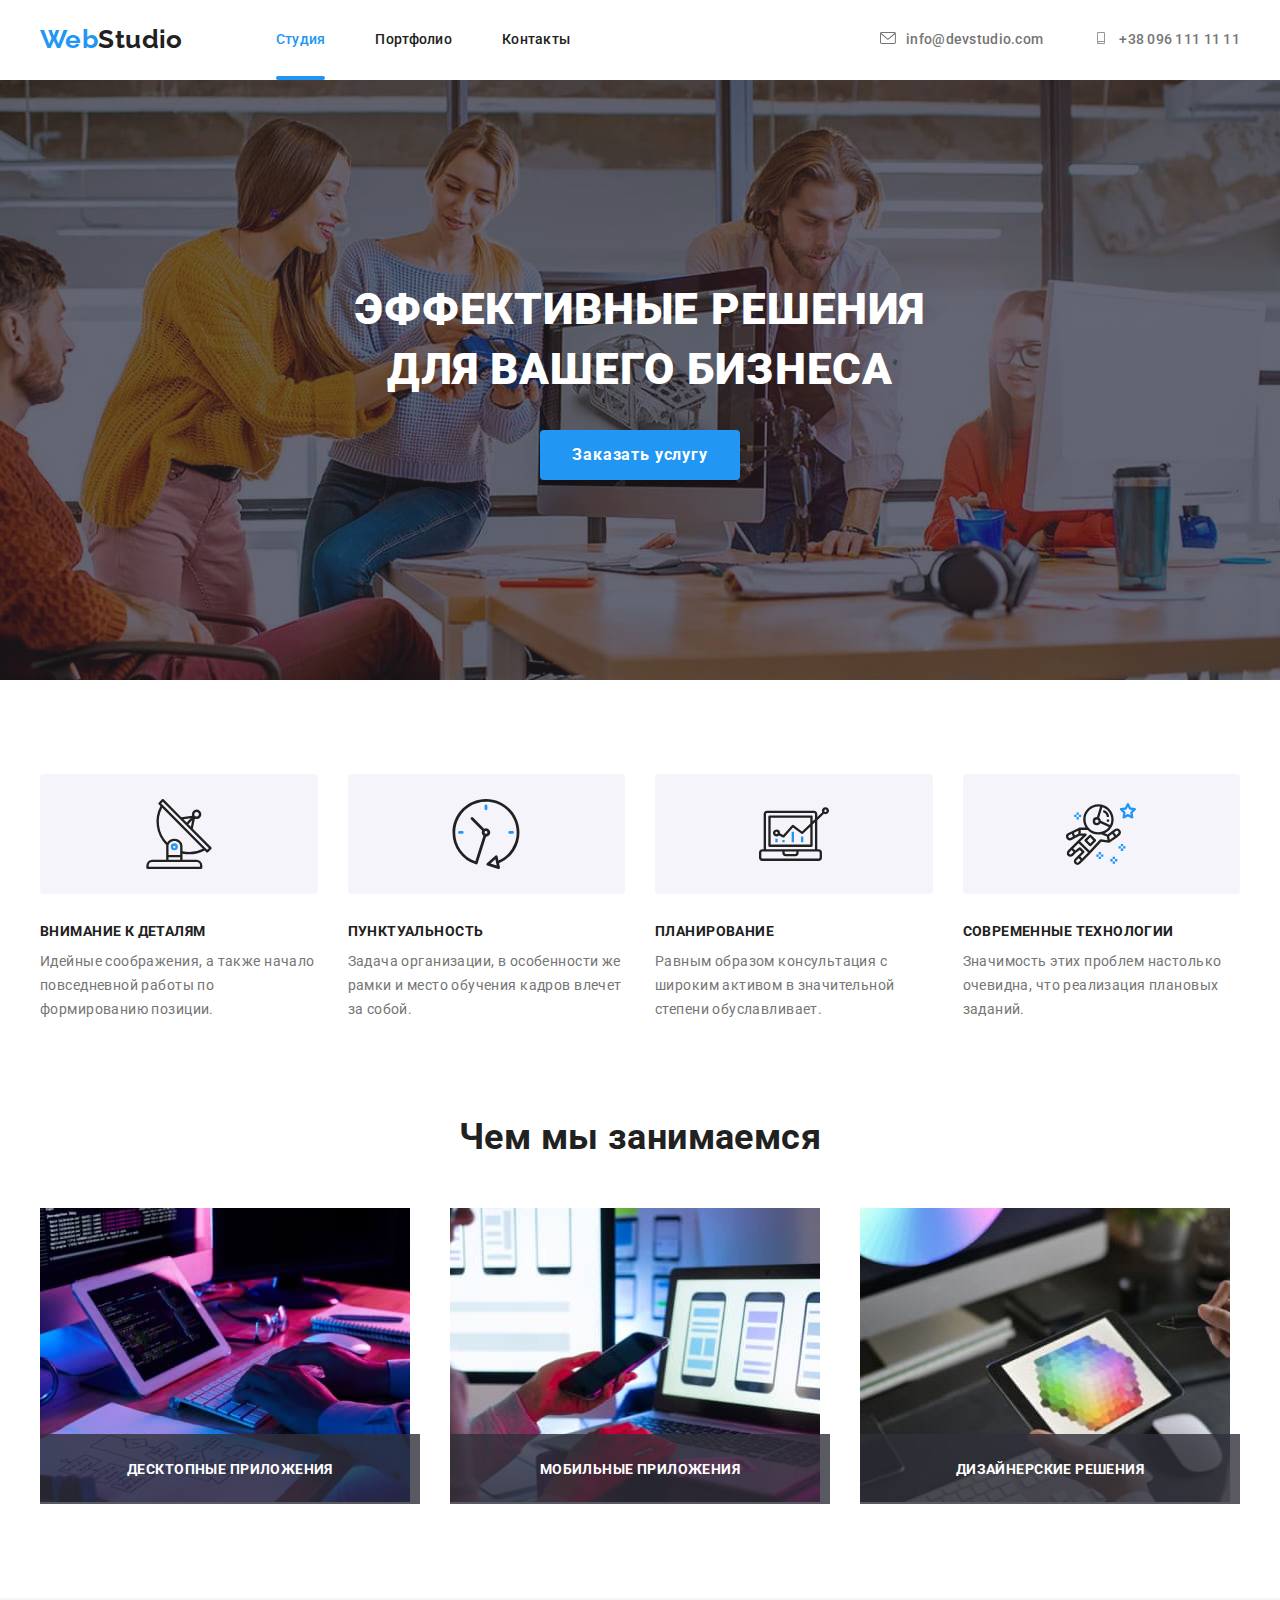
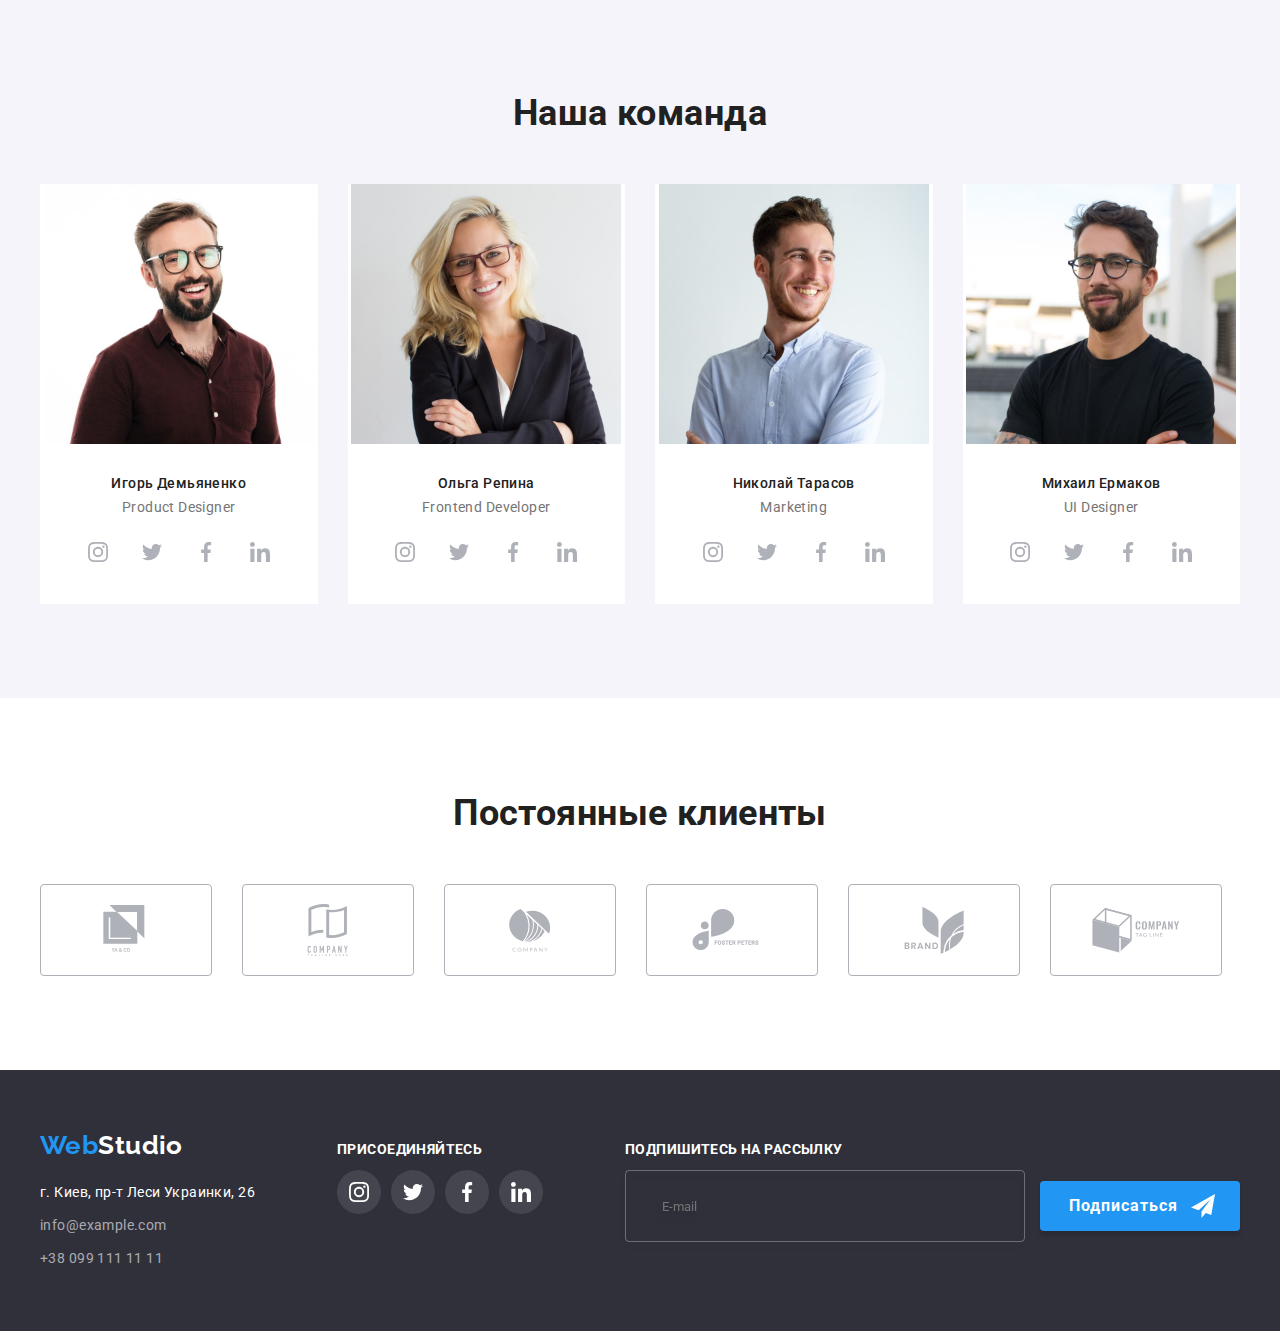
<file: index.html>
<!DOCTYPE html>
<html lang="en">
  <head>
    <meta charset="UTF-8" />
    <meta name="viewport" content="width=device-width, initial-scale=1.0" />
    <title>WebStudio</title>
    <link
      href="https://fonts.googleapis.com/css2?family=Oleo+Script&family=Raleway:wght@700&family=Roboto:wght@400;500;700;900&display=swap"
      rel="stylesheet"
    />
    <link rel="stylesheet" href="https://cdnjs.cloudflare.com/ajax/libs/modern-normalize/1.0.0/modern-normalize.min.css"
      integrity="sha512-ISS7cAi1PEhQ8jnbJpJZMd29NlhNj4AWYyLOSp2CE/CsHxTCu+r+t0D2yoJudVrd0/8fTVPUVDzY5Tvli75u/g=="
      crossorigin="anonymous" />
    <link rel="stylesheet" href="./css/common.css" />
    <link rel="stylesheet" href="./css/main.css" />
  </head>

  <body class="page">

    <!-- Шапка сайта -->
  <header class="page-header">
      <div class="container main-flex">

      <nav class="navigation">
        <!-- Logo-header -->
        <a class="logo logo-header link" href="./index.html" 
        aria-label="logo" >
          <span class="accent-web">Web</span>Studio</a>

        <!-- Site  -->
      <ul class="site-nav ">
        <li class="item">
          <a class="site-nav__link current link" 
          href="./index.html">
            Студия</a></li>
        <li class="item">
          <a class="site-nav__link link" 
          href="./portfolio.html">
            Портфолио</a></li>
        <li class="item">
          <a class="site-nav__link link" href="">Контакты</a></li>
      </ul>
      </nav>
      
      <address class="address">
        <ul class="site-contacts link">
          <li class="item">
            <a class="site-contact__link link" 
            href="mailto:info@devstudio.com">
              <svg class="icon-mail">
                <use href="./images/sprite.svg#icon-mail"></use>
              </svg>
              info@devstudio.com</a> </li>
          <li class="item">
            <a class="site-contact__link link" 
            href="tel:+380961111111">
              <svg class="icon-tell">
                <use href="./images/sprite.svg#icon-tell"></use>
              </svg>
              +38 096 111 11 11</a> </li>
        </ul>
      </address>
      </div>
  </header>

  <main>

    <!-- Hero  -->
    <section class="hero">
    <div class="hero-container">  
      <h1 class="hero-title">Эффективные решения для вашего бизнеса</h1>
        <button class="btn" data-modal-open>Заказать услугу</button>
        </div>
    </section>

    <!-- Features-->
  <section class="section">
    <h2 class="section-title" hidden>Особенности</h2>
    <div class="container">
      <ul class="feature-list">
        <li class="feature-item icon-antena">
          <h3 class="feature-title">Внимание к деталям</h3>
          <p class="feature-indent">
              Идейные соображения, а также начало повседневной работы по формированию позиции.
            </p>
        </li>

        <li class="feature-item icon-clock">
          <h3 class="feature-title">Пунктуальность</h3>
          <p class="feature-indent">
          Задача организации, в особенности же рамки и место обучения кадров влечет за собой.
            </p>
          </li>
          <li class="feature-item icon-diagr">
            <h3 class="feature-title">Планирование</h3>
            <p class="feature-indent">
              Равным образом консультация с широким активом в значительной
              степени обуславливает.
            </p>
          </li>
          <li class="feature-item icon-astro">
            <h3 class="feature-title">Современные технологии</h3>
            <p class="feature-indent">
              Значимость этих проблем настолько очевидна, что реализация
              плановых заданий.
            </p>
          </li>
        </ul>
      </div>
    </section>

    <!-- Чем мы занимаемся-->
    <section class="section plan">
        <div class="container">    
        <h2 class="section-title">Чем мы занимаемся</h2>

        <ul class="plan-list">
          <li class="plan-item">
            <img class="plan-image"
              src="./images/img1.jpg"
              alt="Мужчина пишет код с клавиатуры"
              width="370" height="294"
            />
            <p class="plan-text">Десктопные приложения</p>
          </li>
          <li class="plan-item">
            <img class="plan-image"
              src="./images/img2.jpg"
              alt="Девушка создает интерфейс как на телефоне"
              width="370" height="294"
            />
            <p class="plan-text">Мобильные приложения</p>
          </li>
          <li class="plan-item">
            <img class="plan-image"
              src="./images/img3.jpg"
              alt="Выбор цветовой палитры"
              width="370" height="294"
            />
            <p class="plan-text">Дизайнерские решения</p>
          </li>
        </ul>
        </div>
    </section>

    <!-- Наша команда-->
  <section class="section work">
    <div class="container">
      <h2 class="section-title">Наша команда</h2>
        
      <ul class="work-list">
        <li class="work-item">
          <img class="work-image" src="./images/игорь.jpg" 
          alt="фото мужчины в очках" 
          width="270" height="260" />
            <h3 class="work-title">Игорь Демьяненко</h3>
            <p class="work-indent">Product Designer</p>

          <ul class="social-list">
          <li class="social-list__item">
            <a href="" class="social-list__link">
              <svg class="social-list__svg"
                     width="20" height="20" >
                <use href="./images/sprite.svg#icon-instagram"></use>
              </svg>
            </a>
          </li>

              <li class="social-list__item">
                <a href="" class="social-list__link">
                  <svg class="social-list__svg" 
                   width="20" height="20" >
                    <use href="./images/sprite.svg#icon-twitter"></use>
                  </svg>
                </a>
              </li>

              <li class="social-list__item">
                <a href="" class="social-list__link">
                  <svg class="social-list__svg"
                    width="20" height="20">
                    <use href="./images/sprite.svg#icon-facebook"></use>
                  </svg>
                </a>
              </li>

              <li class="social-list__item">
                <a href="" class="social-list__link">
                  <svg class="social-list__svg"
                   width="20" height="20">
                    <use href="./images/sprite.svg#icon-linkedin"></use>
                  </svg>
                </a>
              </li>
            </ul>
            
            </li>

          <li class="work-item">
            <img class="work-image" src="./images/ольга.jpg" alt="фото женщины в очках" 
            width="270" height="260" />
            
            <h3 class="work-title">Ольга Репина</h3>
            <p class="work-indent">Frontend Developer</p>

            <ul class="social-list">
              <li class="social-list__item">
                <a href="" class="social-list__link">
                  <svg class="social-list__svg"  width="20" height="20">
                    <use href="./images/sprite.svg#icon-instagram"></use>
                  </svg>
                </a>
              </li>
            
              <li class="social-list__item">
                <a href="" class="social-list__link">
                  <svg class="social-list__svg"  width="20" height="20">
                    <use href="./images/sprite.svg#icon-twitter"></use>
                  </svg>
                </a>
              </li>
            
              <li class="social-list__item">
                <a href="" class="social-list__link">
                  <svg class="social-list__svg"  width="20" height="20">
                    <use href="./images/sprite.svg#icon-facebook"></use>
                  </svg>
                </a>
              </li>
            
              <li class="social-list__item">
                <a href="" class="social-list__link">
                  <svg class="social-list__svg"  width="20" height="20">
                    <use href="./images/sprite.svg#icon-linkedin"></use>
                  </svg>
                </a>
              </li>
            </ul>
            
          </li>

          <li class="work-item">
            <img class="work-image" src="./images/николай.jpg" alt="фото мужчины" 
            width="270" height="260" />
            
            <h3 class="work-title">Николай Тарасов</h3>
            <p class="work-indent">Marketing</p>
            
          <ul class="social-list">
            <li class="social-list__item">
              <a href="" class="social-list__link">
                <svg class="social-list__svg" width="20" height="20">
                  <use href="./images/sprite.svg#icon-instagram"></use>
                </svg>
              </a>
            </li>
          
            <li class="social-list__item">
              <a href="" class="social-list__link">
                <svg class="social-list__svg" width="20" height="20">
                  <use href="./images/sprite.svg#icon-twitter"></use>
                </svg>
              </a>
            </li>
          
            <li class="social-list__item">
              <a href="" class="social-list__link">
                <svg class="social-list__svg" width="20" height="20">
                  <use href="./images/sprite.svg#icon-facebook"></use>
                </svg>
              </a>
            </li>
          
            <li class="social-list__item">
              <a href="" class="social-list__link">
                <svg class="social-list__svg" width="20" height="20">
                  <use href="./images/sprite.svg#icon-linkedin"></use>
                </svg>
              </a>
            </li>
          </ul>
          </li>

          <li class="work-item">
            <img class="work-image" src="./images/михаил.jpg" alt="фото мужчины в очках" 
            width="270" height="260" />

            <h3 class="work-title">Михаил Ермаков</h3>
            <p class="work-indent">UI Designer</p>
            <ul class="social-list">
              <li class="social-list__item">
                <a href="" class="social-list__link">
                  <svg class="social-list__svg"  width="20" height="20">
                    <use href="./images/sprite.svg#icon-instagram"></use>
                  </svg>
                </a>
              </li>
            
              <li class="social-list__item">
                <a href="" class="social-list__link">
                  <svg class="social-list__svg" width="20" height="20">
                    <use href="./images/sprite.svg#icon-twitter"></use>
                  </svg>
                </a>
              </li>
            
              <li class="social-list__item">
                <a href="" class="social-list__link">
                  <svg class="social-list__svg" width="20" height="20">
                    <use href="./images/sprite.svg#icon-facebook"></use>
                  </svg>
                </a>
              </li>
            
              <li class="social-list__item">
                <a href="" class="social-list__link">
                  <svg class="social-list__svg" width="20" height="20">
                    <use href="./images/sprite.svg#icon-linkedin"></use>
                  </svg>
                </a>
              </li>
            </ul>
            </li>
        </ul>
        </div>
        
      </section>

      <!-- Постоянные клиенты -->
  <section class="section">
    <div class="container clients-section">
    <h1 class="section-title">Постоянные клиенты</h1>
      
    <ul class="clients">
        <li class="clients-item"> 
          <a href="" class="clients-link">
            <svg class="clients-list__svg"  height="50">
              <use href="./images/sprite.svg#icon-ya-co"></use>
                </svg>
                </a></li>

        <li class="clients-item"> 
          <a href="" class="clients-link">
            <svg class="clients-list__svg"  height="52">
                    <use href="./images/sprite.svg#icon-company-here"></use>
                  </svg>
                </a></li>
        <li class="clients-item"> 
          <a href="" class="clients-link">
                  <svg class="clients-list__svg" 
                   height="43">
                    <use href="./images/sprite.svg#icon-company"></use>
                  </svg>
                </a></li>
        <li class="clients-item"> 
          <a href="" class="clients-link">
                  <svg class="clients-list__svg" 
                   height="42">
                    <use href="./images/sprite.svg#icon-foster"></use>
                  </svg>
                </a></li>
        <li class="clients-item"> 
          <a href="" class="clients-link">
            <svg class="clients-list__svg" 
               height="47">
                <use href="./images/sprite.svg#icon-brand"></use>
                  </svg>
                </a></li>
        <li class="clients-item"> 
          <a href="" class="clients-link">
            <svg class="clients-list__svg" 
                   height="45">
                    <use href="./images/sprite.svg#icon-tag-line"></use>
                  </svg>
                </a></li>
                </ul>
    </div>
  </section>
    </main>

  <!-- Футер-->
  <footer class="footer">
    <div class="container block">

  <!--address-block -->
    <div class="footer-box">
    <!-- Logo-footer -->
    <a href="" class="logo logo-footer link">
      <span class="accent-web">Web</span>Studio
    </a>
    <address class="address">
        <ul class="list-footer">
          <li class="footer-item">
            <a class="footer-link full-white link" href="https://goo.gl/maps/Jzkq81QmXv9pryJU8" target="_blank">
              г. Киев, пр-т Леси Украинки, 26
            </a>
          </li>
          <li class="footer-item">
            <a class="footer-link link" href="mailto:info@example.com">
              info@example.com
            </a>
          </li>
          <li class="footer-item">
            <a class="footer-link link" href="tel:+380991111111">
              +38 099 111 11 11
            </a>
          </li>
        </ul>
    </address>
    </div>

    <!-- Присоединяйтесь -->
    <div class="footer-box">
      <p class="join">Присоединяйтесь</p>
      <ul class="join-list">

        <li class="join-item">
          <a href="" class="join-link">
            <svg class="join-svg"  width="20" height="20">
              <use href="./images/sprite.svg#icon-instagram"></use>
            </svg>
          </a>
        </li>
        
        <li class="join-item">
          <a href="" class="join-link">
            <svg class="join-svg"  width="20" height="20">
              <use href="./images/sprite.svg#icon-twitter"></use>
            </svg>
          </a>
        </li>
        
        <li class="join-item">
          <a href="" class="join-link">
            <svg class="join-svg"  width="20" height="20">
              <use href="./images/sprite.svg#icon-facebook"></use>
            </svg>
          </a>
        </li>
        
        <li class="join-item">
          <a href="" class="join-link">
            <svg class="join-svg"  width="20" height="20">
              <use href="./images/sprite.svg#icon-linkedin"></use>
            </svg>
          </a>
        </li>
      </ul>
    </div>

<!-- Подпишитесь на рассылку -->
<div class="footer-box">
  <p class="subscribe-text">Подпишитесь на рассылку</p>
  
      <form class="subscribe-form" action="#">
        <input class="subscribe-input" 
        name="user-phone" type="email" 
        placeholder="E-mail" required>
        
  <button class="subscribe-btn" type="submit">Подписаться
    <svg class="subscribe-icon">
    <use href="./images/hw6/sprite-modal.svg#icon-send"></use>
    </svg>
  </button>
  </form>
</div>

  </div>
    </footer>

    <!-- Модальное окно -->
  <div class="backdrop is-hidden " data-modal>
    <div class="modal">

    <button class="close-modal" 
      type="button"  data-modal-close>
      <svg class="icon-cross">
        <use href="./images/hw6/sprite-modal.svg#icon-cross"></use>
      </svg>
    </button>

    <p class="modal-text">Оставьте свои данные, мы вам перезвоним</p>

  <form class="modal-form" action="#" >

  <label class="modal-form__field">
    <span class="modal-form__text">Имя*</span>
      <input class="modal-form__input" 
        type="text" name="user_name"  
        required minlength="2">
      <svg class="modal-form__input-icon">
        <use href="./images/hw6/sprite-modal.svg#icon-name-figure"></use>
      </svg>
  </label>

  <label class="modal-form__field">
    <span class="modal-form__text">Телефон*</span>
    <input class="modal-form__input" 
        type="tel" name="user_phone"  required>
      <svg class="modal-form__input-icon">
        <use href="./images/hw6/sprite-modal.svg#icon-phone"></use>
      </svg>
  </label>

<label class="modal-form__field">
  <span class="modal-form__text">Почта*</span>
    <input class="modal-form__input" type="email" 
    name="user_mail" required>
    <svg class="modal-form__input-icon">
      <use href="./images/hw6/sprite-modal.svg#icon-mail"></use>
    </svg>
</label>

  <label  class="modal-form__field">
    <span class="modal-form__text">Комментарий</span>
    <textarea class="modal-form__message" 
      name="user_message"  
      placeholder="Сообщение"></textarea>
  </label>
  
  <label class="modal-form__check-label">
    <input class="modal-form__check-policy" type="checkbox" 
      name="user_policy" 
      value="accept-policy" >
    <svg class="custom-checkbox">
      <use href="./images/hw6/sprite-modal.svg#icon-check"></use>
    </svg>

    <span class="modal-form__policy-text">
      Соглашаюсь с рассылкой и принимаю 
      <a href="#" class="modal-form__policy-link"> Условия
        договора</a>
    </span>
  </label>
  
  <button class="modal-form__btn">Отправить</button>
</form>
  </div>
  </div>
  
  
  <script src="./js/modal.js"></script>

  </body>
</html>
</file>
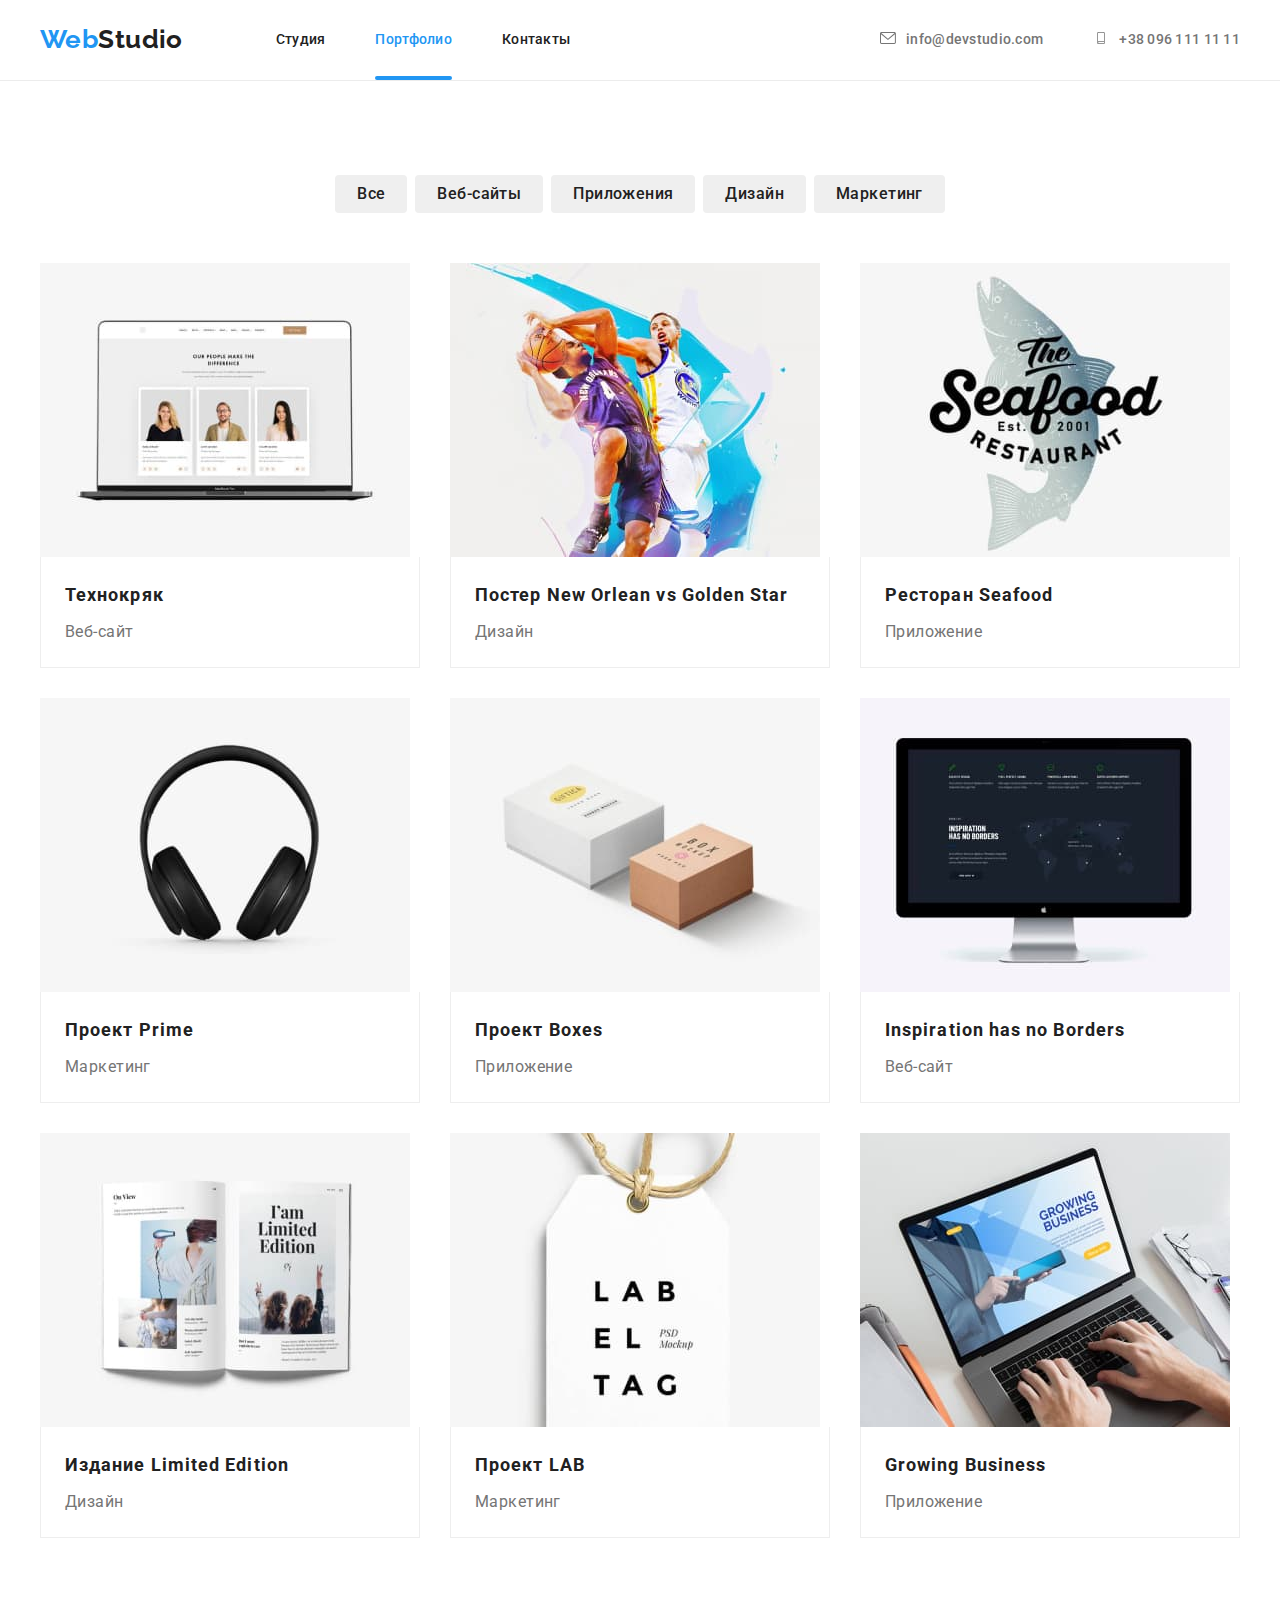
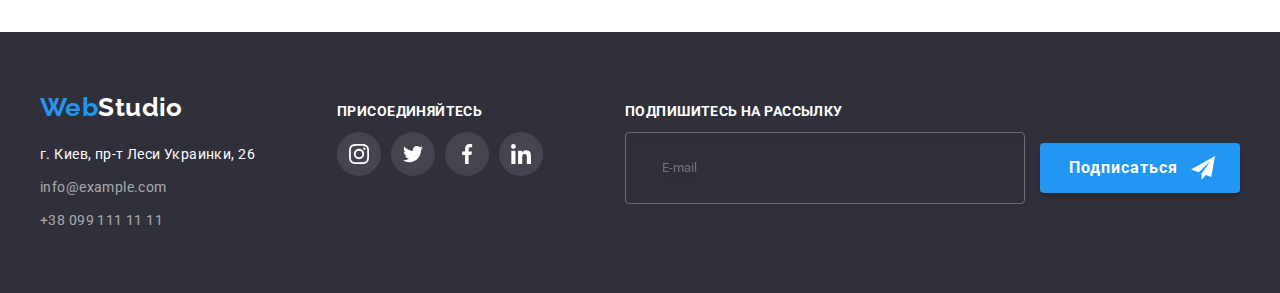
<file: portfolio.html>
<!DOCTYPE html>
<html lang="en">
  <head>
    <meta charset="UTF-8" />
    <meta name="viewport" content="width=device-width, initial-scale=1.0" />
    <title>Portfolio</title>
    <link
      href="https://fonts.googleapis.com/css2?family=Oleo+Script&family=Raleway:wght@700&family=Roboto:wght@400;500;700;900&display=swap"
      rel="stylesheet"
    />
    <link rel="stylesheet" href="https://cdnjs.cloudflare.com/ajax/libs/modern-normalize/1.0.0/modern-normalize.min.css"
      integrity="sha512-ISS7cAi1PEhQ8jnbJpJZMd29NlhNj4AWYyLOSp2CE/CsHxTCu+r+t0D2yoJudVrd0/8fTVPUVDzY5Tvli75u/g=="
      crossorigin="anonymous" />
    <link rel="stylesheet" href="./css/common.css" />
    <link rel="stylesheet" href="./css/portfolio.css" />
  </head>

  <body class="page">

    <!-- Шапка сайта -->
    <header class="page-header">
      <div class="container main-flex">
      
        <nav class="navigation">
          <!-- Logo-header -->
          <a class="logo logo-header link" href="./index.html" 
          aria-label="logo">
            <span class="accent-web">Web</span>Studio</a>
      
          <!-- Site  -->
          <ul class="site-nav">
            <li class="item">
              <a class="site-nav__link link" 
              href="./index.html">
                Студия</a></li>
            <li class="item">
              <a class="site-nav__link current link" 
              href="./portfolio.html">
                Портфолио</a></li>
            <li class="item">
              <a class="site-nav__link link" 
              href="">Контакты</a></li>
          </ul>
        </nav>

    <address class="address">
      <ul class="site-contacts">
        <li class="item">
          <a class="site-contact__link link" 
            href="mailto:info@devstudio.com">
            <svg class="icon-mail">
              <use href="./images/sprite.svg#icon-mail"></use>
            </svg>
              info@devstudio.com</a></li>
        <li class="item">
          <a class="site-contact__link link" 
            href="tel:+380961111111">
            <svg class="icon-tell">
              <use href="./images/sprite.svg#icon-tell"></use>
            </svg>
              +38 096 111 11 11</a></li>
        </ul>
      </address>
      </div>
      </header>

    <main>
      <h1 class="section-title" hidden>Portfolio</h1>

      <section class="section portfolio">
        <!-- Filters -->
        <h2 class="section-title" hidden>Filters</h2>

        <div class="container">
          <div class="filters-block">

        <ul class="filters-list">
          <li class="filters-item">
            <button class="filters-btn" type="button">
              Все</button></li>
          <li class="filters-item">
            <button class="filters-btn" type="button" >
            Веб-сайты</button></li>
          <li class="filters-item">
            <button class="filters-btn" type="button" >
            Приложения</button></li>
          <li class="filters-item">
            <button class="filters-btn" type="button" >
            Дизайн</button></li>
          <li class="filters-item">
            <button class="filters-btn" type="button" >
              Маркетинг</button></li>
        </ul>
        </div>
        </div>

  <!-- Projects -->
        <h2 class="section-title" hidden>Projects</h2>
        <div class="container">

        <ul class="projects-list ">

          <li class="card-item">
            <a class=" link" href="">
              <div class="card">
              <img class="card-image" 
              src="./images/techno.jpg" 
              alt="team of three" width="370" height="294" />
              <p class="card-text">
                Технокряк это современная площадка распространения коронавируса. Компании используют эту платформу для цифрового
              шпионажа и атак на защищённые сервера конкурентов.</p>
              </div>

              <div class="card-content">
              <h3 class="title">Технокряк</h3>
              <p class="indent">Веб-сайт</p>
              </div>
            </a>
          </li>

          <li class="card-item">
            <a class=" link" href="">
              <div class="card">
              <img class="card-image" 
              src="./images/poster.jpg" 
              alt="a battle of two basketball players" 
              width="370" height="294" />
              <p class="card-text">Технокряк это современная площадка распространения коронавируса. Компании используют эту платформу для цифрового
                шпионажа и атак на защищённые сервера конкурентов.</p>
              </div>

              <div class="card-content">
              <h3 class="title">Постер New Orlean vs Golden Star</h3>
              <p class="indent">Дизайн</p>
              </div>
            </a>
          </li>

          <li class="card-item">
            <a class=" link" href="">
              <div class="card">
              <img class="card-image" 
              src="./images/seafood.jpg" 
              alt="logo the restaurant seafood" 
              width="370" height="294" />
              <p class="card-text">Технокряк это современная площадка распространения коронавируса. Компании используют эту платформу для цифрового
                шпионажа и атак на защищённые сервера конкурентов.</p>
              </div>

              <div class="card-content">
              <h3 class="title">Ресторан Seafood</h3>
              <p class="indent">Приложение</p>
              </div>
            </a>
          </li>

          <li class="card-item">
            <a class=" link" href="">
              <div class="card">
              <img class="card-image" 
              src="./images/prime.jpg" 
              alt="headphones" 
              width="370" height="294" />
              <p class="card-text">Технокряк это современная площадка распространения коронавируса. Компании используют эту платформу для цифрового
                шпионажа и атак на защищённые сервера конкурентов.</p>
              </div>

              <div class="card-content">
              <h3 class="title">Проект Prime</h3>
              <p class="indent">Маркетинг</p>
              </div>
              </a>
          </li>

          <li class="card-item">
            <a class=" link" href="">
              <div class="card">
              <img class="card-image" 
              src="./images/boxes.jpg" 
              alt="two boxes" 
              width="370" height="294" />
              <p class="card-text">Технокряк это современная площадка распространения коронавируса. Компании используют эту платформу для цифрового
                шпионажа и атак на защищённые сервера конкурентов.</p>
              </div>

              <div class="card-content">
              <h3 class="title">Проект Boxes</h3>
              <p class="indent">Приложение</p>
              </div>
              </a>
          </li>

          <li class="card-item">
            <a class=" link" href="">
              <div class="card"> 
              <img class="card-image" 
              src="./images/borders.jpg" 
              alt="computer screen" 
              width="370" height="294" />
              <p class="card-text">Технокряк это современная площадка распространения коронавируса. Компании используют эту платформу для цифрового
                шпионажа и атак на защищённые сервера конкурентов.</p>
              </div>

              <div class="card-content">
              <h3 class="title">Inspiration has no Borders</h3>
              <p class="indent">Веб-сайт</p>
              </div>
              </a>
          </li>

          <li class="card-item">
            <a class=" link" href="">
              <div class="card">
              <img class="card-image" 
              src="./images/edition.jpg" 
              alt="open book" 
              width="370" height="294" />
              <p class="card-text">Технокряк это современная площадка распространения коронавируса. Компании используют эту платформу для цифрового
                шпионажа и атак на защищённые сервера конкурентов.</p>
              </div>

              <div class="card-content">
              <h3 class="title">Издание Limited Edition</h3>
              <p class="indent">Дизайн</p>
              </div>
              </a>
          </li>

          <li class="card-item">
            <a class=" link" href="">
              <div class="card" >
              <img class="card-image" 
              src="./images/lab.jpg" 
              alt="bookmark" 
              width="370" height="294" />
              <p class="card-text">Технокряк это современная площадка распространения коронавируса. Компании используют эту платформу для цифрового
                шпионажа и атак на защищённые сервера конкурентов.</p>
              </div>

              <div class="card-content">
              <h3 class="title">Проект LAB</h3>
              <p class="indent">Маркетинг</p>
              </div>
              </a>
          </li>

          <li class="card-item">
            <a class=" link" href="">
              <div class="card">
              <img class="card-image" 
              src="./images/growing.jpg" 
              alt="netbook" 
              width="370" height="294" />
              <p class="card-text">Технокряк это современная площадка распространения коронавируса. Компании используют эту платформу для цифрового
                шпионажа и атак на защищённые сервера конкурентов.</p>
              </div>

              <div class="card-content">
              <h3 class="title">Growing Business</h3>
              <p class="indent">Приложение</p>
              </div>
            </a>
          </li>
        </ul>
        </div>
      </section>
    </main>

    <!-- Футер-->
    <footer class="footer">
      <div class="container block">

<!-- address-block -->
        <div class="address-block">
<!-- Logo-footer -->
          <a href="" class="logo logo-footer link">
            <span class="accent-web">Web</span>Studio
          </a>

<!-- address -->
        <address class="address">
          <ul class="list-footer">
              <li class="footer-item">
                <a class="footer-link full-white link" 
                href="https://goo.gl/maps/Jzkq81QmXv9pryJU8" 
                target="_blank" >
                  г. Киев, пр-т Леси Украинки, 26
                </a>
              </li>
              <li class="footer-item">
                <a class="footer-link link" 
                href="mailto:info@example.com">
                  info@example.com
                </a>
              </li>
              <li class="footer-item">
                <a class="footer-link link" 
                href="tel:+380991111111" >
                  +38 099 111 11 11
                </a>
              </li>
            </ul>
          </address>
        </div>

<!-- Присоединяйтесь -->
        <div class="join-block">
          <p class="join">Присоединяйтесь</p>
          <ul class="join-list">
      
            <li class="join-item">
              <a href="" class="join-link">
                <svg class="join-svg" width="20" height="20">
                  <use href="./images/sprite.svg#icon-instagram"></use>
                </svg>
              </a>
            </li>
      
            <li class="join-item">
              <a href="" class="join-link">
                <svg class="join-svg" width="20" height="20">
                  <use href="./images/sprite.svg#icon-twitter"></use>
                </svg>
              </a>
            </li>
      
            <li class="join-item">
              <a href="" class="join-link">
                <svg class="join-svg" width="20" height="20">
                  <use href="./images/sprite.svg#icon-facebook"></use>
                </svg>
              </a>
            </li>
      
            <li class="join-item">
              <a href="" class="join-link">
                <svg class="join-svg" width="20" height="20">
                  <use href="./images/sprite.svg#icon-linkedin"></use>
                </svg>
              </a>
            </li>
          </ul>
        </div>

<!-- Подпишитесь на рассылку -->
<div class="subscribe">
  <p class="subscribe-text">Подпишитесь на рассылку</p>

  <form class="subscribe-form" action="#">
    <input class="subscribe-input" name="user-phone" type="email" placeholder="E-mail" required>

    <button class="subscribe-btn" type="submit">Подписаться
      <svg class="subscribe-icon">
        <use href="./images/hw6/sprite-modal.svg#icon-send"></use>
      </svg>
    </button>
  </form>
</div>

      </div>
    </footer>
  </body>
</html>
</file>
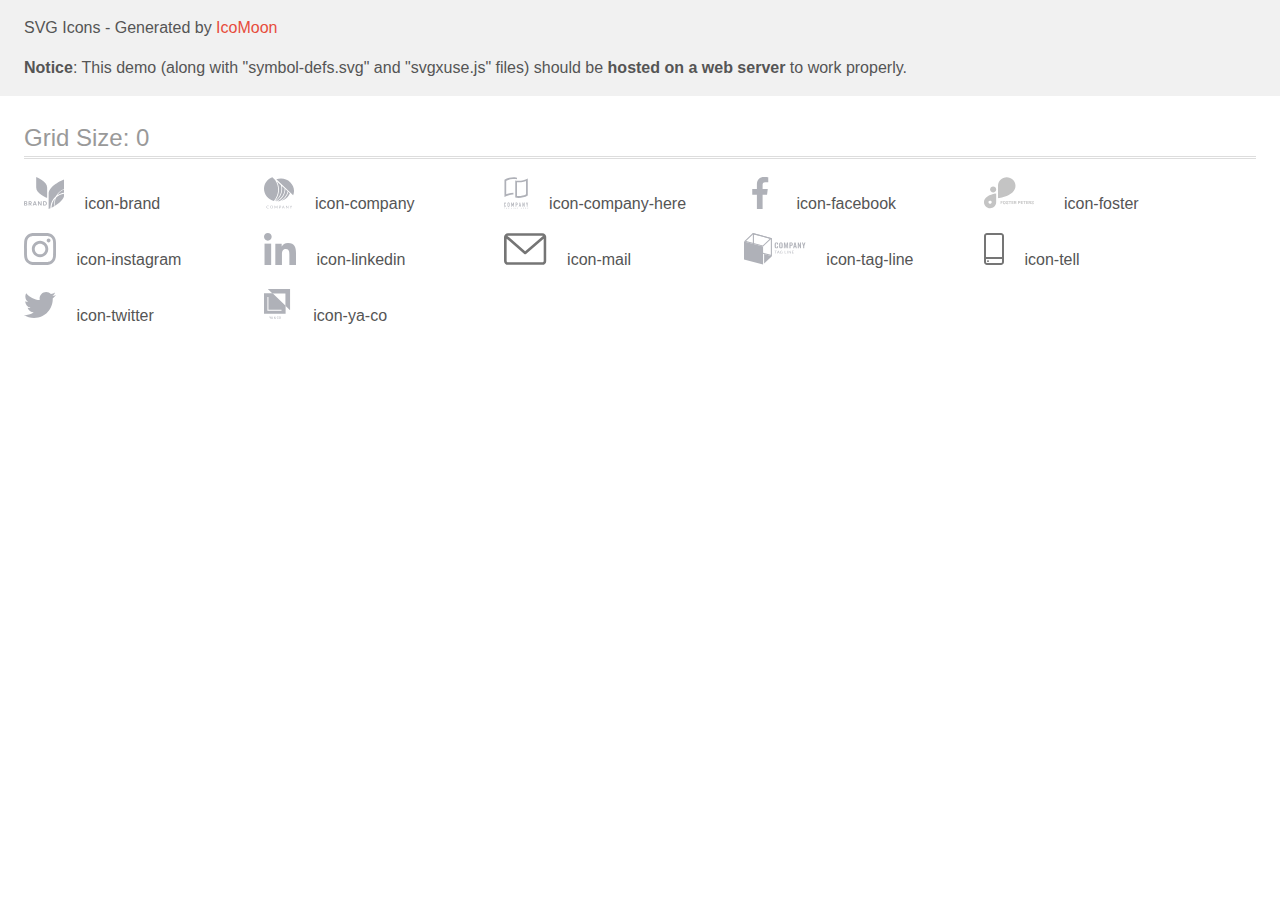
<file: images/hw4/icomoon/demo-external-svg.html>
<!doctype html>
<html>
<head>
    <title>IcoMoon - SVG Icons</title>
    <meta charset="utf-8">
    <meta name="viewport" content="width=device-width, initial-scale=1">
    <link rel="stylesheet" href="demo-files/demo.css">
    <link rel="stylesheet" href="style.css">
</head>
<body>
<header class="bgc1 clearfix">
<div class="mhl">
    <p>SVG Icons - Generated by <a href="https://icomoon.io/app">IcoMoon</a></p><p><strong>Notice</strong>: This demo (along with "symbol-defs.svg" and "svgxuse.js" files) should be <b>hosted on a web server</b> to work properly.</p>
</div>
</header>
    <div class="clearfix mhl ptl">
        <h1 class="mvm mtn fgc1">Grid Size: 0</h1>
        <div class="glyph fs1">
            <div class="clearfix pbs">
                <svg class="icon icon-brand"><use xlink:href="symbol-defs.svg#icon-brand"></use></svg><span class="name"> icon-brand</span>
            </div>
        </div>
        <div class="glyph fs1">
            <div class="clearfix pbs">
                <svg class="icon icon-company"><use xlink:href="symbol-defs.svg#icon-company"></use></svg><span class="name"> icon-company</span>
            </div>
        </div>
        <div class="glyph fs1">
            <div class="clearfix pbs">
                <svg class="icon icon-company-here"><use xlink:href="symbol-defs.svg#icon-company-here"></use></svg><span class="name"> icon-company-here</span>
            </div>
        </div>
        <div class="glyph fs1">
            <div class="clearfix pbs">
                <svg class="icon icon-facebook"><use xlink:href="symbol-defs.svg#icon-facebook"></use></svg><span class="name"> icon-facebook</span>
            </div>
        </div>
        <div class="glyph fs1">
            <div class="clearfix pbs">
                <svg class="icon icon-foster"><use xlink:href="symbol-defs.svg#icon-foster"></use></svg><span class="name"> icon-foster</span>
            </div>
        </div>
        <div class="glyph fs1">
            <div class="clearfix pbs">
                <svg class="icon icon-instagram"><use xlink:href="symbol-defs.svg#icon-instagram"></use></svg><span class="name"> icon-instagram</span>
            </div>
        </div>
        <div class="glyph fs1">
            <div class="clearfix pbs">
                <svg class="icon icon-linkedin"><use xlink:href="symbol-defs.svg#icon-linkedin"></use></svg><span class="name"> icon-linkedin</span>
            </div>
        </div>
        <div class="glyph fs1">
            <div class="clearfix pbs">
                <svg class="icon icon-mail"><use xlink:href="symbol-defs.svg#icon-mail"></use></svg><span class="name"> icon-mail</span>
            </div>
        </div>
        <div class="glyph fs1">
            <div class="clearfix pbs">
                <svg class="icon icon-tag-line"><use xlink:href="symbol-defs.svg#icon-tag-line"></use></svg><span class="name"> icon-tag-line</span>
            </div>
        </div>
        <div class="glyph fs1">
            <div class="clearfix pbs">
                <svg class="icon icon-tell"><use xlink:href="symbol-defs.svg#icon-tell"></use></svg><span class="name"> icon-tell</span>
            </div>
        </div>
        <div class="glyph fs1">
            <div class="clearfix pbs">
                <svg class="icon icon-twitter"><use xlink:href="symbol-defs.svg#icon-twitter"></use></svg><span class="name"> icon-twitter</span>
            </div>
        </div>
        <div class="glyph fs1">
            <div class="clearfix pbs">
                <svg class="icon icon-ya-co"><use xlink:href="symbol-defs.svg#icon-ya-co"></use></svg><span class="name"> icon-ya-co</span>
            </div>
        </div>
  </div>
<script defer src="svgxuse.js"></script>
</body>
</html>
</file>
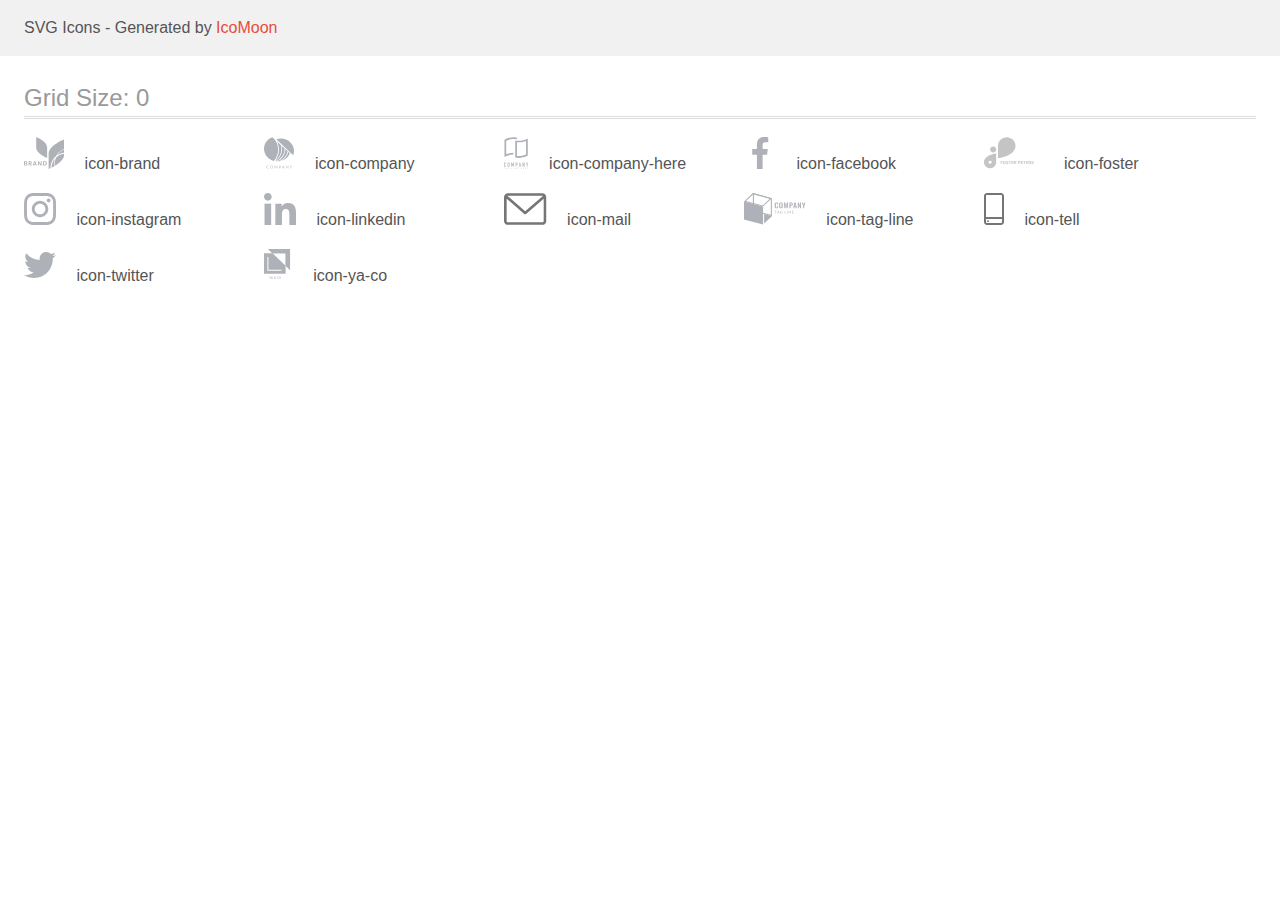
<file: images/hw4/icomoon/demo.html>
<!doctype html>
<html>
<head>
    <title>IcoMoon - SVG Icons</title>
    <meta charset="utf-8">
    <meta name="viewport" content="width=device-width, initial-scale=1">
    <link rel="stylesheet" href="demo-files/demo.css">
    <link rel="stylesheet" href="style.css">
</head>
<body>
<svg aria-hidden="true" style="position: absolute; width: 0; height: 0; overflow: hidden;" version="1.1" xmlns="http://www.w3.org/2000/svg" xmlns:xlink="http://www.w3.org/1999/xlink">
<defs>
<symbol id="icon-brand" viewBox="0 0 40 32">
<path fill="#afb1b8" style="fill: var(--color1, #afb1b8)" d="M3.055 26.742c0.156 0.194 0.24 0.438 0.236 0.688 0.008 0.163-0.021 0.326-0.084 0.476s-0.159 0.285-0.281 0.393c-0.304 0.231-0.681 0.343-1.061 0.317h-1.865v-4.361h1.827c0.361-0.024 0.718 0.078 1.012 0.29 0.118 0.099 0.211 0.224 0.273 0.366s0.089 0.296 0.081 0.45c0.011 0.241-0.065 0.477-0.212 0.667-0.142 0.173-0.338 0.293-0.556 0.341 0.247 0.045 0.471 0.177 0.63 0.373zM0.868 26.084h0.781c0.177 0.013 0.354-0.038 0.496-0.145 0.059-0.053 0.104-0.12 0.133-0.193s0.041-0.153 0.034-0.233c0.006-0.079-0.006-0.158-0.035-0.232s-0.073-0.14-0.13-0.194c-0.147-0.11-0.329-0.162-0.511-0.147h-0.768v1.144zM2.222 27.756c0.063-0.055 0.112-0.123 0.144-0.2s0.046-0.16 0.041-0.243c0.005-0.084-0.010-0.168-0.042-0.246s-0.083-0.147-0.146-0.202c-0.153-0.114-0.341-0.17-0.53-0.158h-0.819v1.199h0.83c0.187 0.011 0.372-0.043 0.524-0.151z"></path>
<path fill="#afb1b8" style="fill: var(--color1, #afb1b8)" d="M6.79 28.617l-1.016-1.704h-0.382v1.704h-0.874v-4.361h1.655c0.417-0.029 0.83 0.104 1.152 0.371 0.231 0.237 0.371 0.549 0.393 0.879s-0.073 0.659-0.27 0.925c-0.204 0.235-0.483 0.391-0.789 0.443l1.082 1.743h-0.951zM5.392 26.318h0.715c0.497 0 0.745-0.22 0.745-0.66 0.005-0.090-0.008-0.18-0.040-0.264s-0.080-0.161-0.143-0.226c-0.157-0.131-0.359-0.195-0.562-0.177h-0.724l0.008 1.327z"></path>
<path fill="#afb1b8" style="fill: var(--color1, #afb1b8)" d="M11.568 27.739h-1.742l-0.308 0.878h-0.917l1.6-4.312h0.991l1.593 4.312h-0.917l-0.301-0.878zM11.335 27.079l-0.637-1.841-0.637 1.841h1.273z"></path>
<path fill="#afb1b8" style="fill: var(--color1, #afb1b8)" d="M17.55 28.617h-0.868l-1.946-2.965v2.965h-0.866v-4.361h0.866l1.946 2.983v-2.983h0.868v4.361z"></path>
<path fill="#afb1b8" style="fill: var(--color1, #afb1b8)" d="M22.502 27.573c-0.179 0.329-0.453 0.597-0.785 0.769-0.378 0.192-0.797 0.286-1.22 0.275h-1.545v-4.361h1.545c0.422-0.011 0.841 0.081 1.22 0.268 0.332 0.168 0.606 0.433 0.785 0.761 0.179 0.355 0.272 0.747 0.272 1.144s-0.093 0.789-0.272 1.144zM21.509 27.469c0.248-0.29 0.384-0.659 0.384-1.041s-0.136-0.751-0.384-1.041c-0.299-0.262-0.69-0.396-1.086-0.371h-0.603v2.823h0.603c0.397 0.025 0.787-0.108 1.086-0.371z"></path>
<path fill="#afb1b8" style="fill: var(--color1, #afb1b8)" d="M12.111 0c0 0 11.201 4.246 10.963 10.39v10.392c0 0-11.193-4.248-10.959-10.392l-0.004-10.39z"></path>
<path fill="#afb1b8" style="fill: var(--color1, #afb1b8)" d="M33.054 18.349c2.115-1.462 4.562-2.367 7.117-2.633v-3.253c-2.943 1.139-5.44 3.204-7.117 5.886z"></path>
<path fill="#afb1b8" style="fill: var(--color1, #afb1b8)" d="M31.783 19.329c1.731-3.5 4.733-6.202 8.388-7.548v-9.374c0 0-15.952 6.048-15.614 14.797v14.795c0 0 0.711-0.27 1.829-0.778 0-0.473 0-0.95 0.051-1.43 0.33-4.062 2.253-7.826 5.347-10.464z"></path>
<path fill="#afb1b8" style="fill: var(--color1, #afb1b8)" d="M30.266 24.825c0.084-1.026 0.271-2.041 0.558-3.029-1.926 2.279-3.093 5.106-3.335 8.085-0.023 0.281-0.036 0.562-0.042 0.852 0.906-0.437 1.96-0.982 3.068-1.623-0.283-1.409-0.366-2.851-0.248-4.284z"></path>
<path fill="#afb1b8" style="fill: var(--color1, #afb1b8)" d="M30.9 24.878c-0.106 1.296-0.040 2.601 0.197 3.879 4.358-2.618 9.255-6.664 9.067-11.553v-0.426c-3.114 0.35-6.027 1.716-8.292 3.89-0.53 1.347-0.858 2.766-0.972 4.21z"></path>
</symbol>
<symbol id="icon-company" viewBox="0 0 31 32">
<path fill="#afb1b8" style="fill: var(--color1, #afb1b8)" d="M4.722 31.103c0.011 0 0.022 0.003 0.032 0.007s0.019 0.011 0.027 0.018l0.153 0.161c-0.119 0.13-0.266 0.234-0.431 0.305-0.193 0.077-0.401 0.115-0.611 0.109-0.197 0.004-0.392-0.031-0.574-0.102-0.164-0.065-0.312-0.164-0.433-0.288-0.123-0.129-0.218-0.28-0.279-0.445-0.067-0.184-0.1-0.377-0.098-0.571-0.003-0.195 0.033-0.39 0.105-0.573 0.067-0.166 0.168-0.317 0.297-0.445 0.131-0.126 0.287-0.224 0.459-0.29 0.189-0.070 0.389-0.104 0.591-0.102 0.188-0.004 0.375 0.027 0.549 0.093 0.152 0.063 0.291 0.15 0.412 0.257l-0.128 0.171c-0.009 0.012-0.020 0.023-0.033 0.031-0.015 0.010-0.033 0.014-0.052 0.013-0.020-0.001-0.039-0.008-0.056-0.018l-0.069-0.046-0.096-0.058c-0.041-0.022-0.084-0.041-0.128-0.057-0.057-0.019-0.115-0.035-0.174-0.046-0.075-0.013-0.151-0.019-0.228-0.018-0.146-0.002-0.29 0.024-0.425 0.077-0.126 0.048-0.239 0.122-0.333 0.215-0.095 0.099-0.169 0.216-0.216 0.343-0.054 0.145-0.080 0.298-0.078 0.452-0.002 0.156 0.024 0.312 0.078 0.46 0.047 0.126 0.119 0.242 0.212 0.341 0.088 0.093 0.196 0.165 0.318 0.212 0.125 0.049 0.259 0.074 0.394 0.073 0.078 0.001 0.156-0.004 0.234-0.015 0.126-0.015 0.247-0.056 0.354-0.122 0.054-0.034 0.104-0.072 0.151-0.113 0.020-0.018 0.046-0.028 0.073-0.029z"></path>
<path fill="#afb1b8" style="fill: var(--color1, #afb1b8)" d="M9.144 30.296c0.002 0.194-0.033 0.386-0.103 0.567-0.062 0.165-0.161 0.315-0.288 0.44s-0.282 0.224-0.452 0.289c-0.375 0.136-0.789 0.136-1.164 0-0.169-0.066-0.323-0.165-0.45-0.29-0.128-0.128-0.227-0.279-0.291-0.445-0.138-0.367-0.138-0.769 0-1.136 0.065-0.166 0.164-0.317 0.291-0.447 0.128-0.121 0.281-0.216 0.45-0.279 0.374-0.139 0.79-0.139 1.164 0 0.17 0.066 0.324 0.165 0.452 0.29 0.126 0.127 0.224 0.276 0.289 0.44 0.071 0.183 0.106 0.376 0.103 0.571zM8.742 30.296c0.003-0.155-0.022-0.309-0.073-0.456-0.043-0.126-0.113-0.242-0.205-0.341-0.090-0.094-0.2-0.167-0.323-0.215-0.272-0.1-0.574-0.1-0.846 0-0.123 0.048-0.234 0.121-0.324 0.215-0.093 0.098-0.164 0.215-0.207 0.341-0.097 0.297-0.097 0.615 0 0.912 0.043 0.126 0.114 0.242 0.207 0.341 0.090 0.093 0.2 0.166 0.324 0.213 0.273 0.097 0.573 0.097 0.846 0 0.123-0.047 0.234-0.12 0.323-0.213 0.092-0.099 0.162-0.215 0.205-0.341 0.051-0.147 0.076-0.301 0.073-0.456z"></path>
<path fill="#afb1b8" style="fill: var(--color1, #afb1b8)" d="M12.161 30.774l0.040 0.102c0.015-0.036 0.029-0.069 0.044-0.102 0.015-0.034 0.031-0.068 0.050-0.1l0.978-1.694c0.019-0.029 0.036-0.047 0.056-0.053 0.026-0.008 0.053-0.011 0.080-0.009h0.289v2.755h-0.343v-2.026c0-0.026 0-0.055 0-0.086-0.002-0.032-0.002-0.063 0-0.095l-0.984 1.718c-0.012 0.026-0.033 0.047-0.058 0.063s-0.054 0.023-0.084 0.023h-0.056c-0.030 0-0.059-0.007-0.084-0.023s-0.045-0.037-0.057-0.063l-1.013-1.729c0 0.033 0 0.066 0 0.099s0 0.062 0 0.088v2.026h-0.331v-2.75h0.289c0.027-0.002 0.054 0.002 0.080 0.009 0.024 0.011 0.043 0.030 0.054 0.053l0.999 1.696c0.020 0.031 0.036 0.064 0.050 0.098z"></path>
<path fill="#afb1b8" style="fill: var(--color1, #afb1b8)" d="M15.842 30.638v1.032h-0.383v-2.752h0.854c0.161-0.003 0.322 0.017 0.477 0.060 0.124 0.033 0.239 0.092 0.337 0.171 0.085 0.075 0.151 0.167 0.191 0.27 0.045 0.112 0.067 0.232 0.065 0.352 0.002 0.121-0.022 0.24-0.071 0.352-0.046 0.106-0.117 0.2-0.207 0.275-0.098 0.083-0.214 0.145-0.339 0.182-0.149 0.045-0.305 0.067-0.461 0.064l-0.463-0.007zM15.842 30.342h0.463c0.101 0.001 0.201-0.013 0.297-0.042 0.079-0.025 0.152-0.066 0.214-0.119 0.058-0.050 0.102-0.113 0.13-0.182 0.031-0.074 0.047-0.152 0.046-0.232 0.004-0.076-0.009-0.153-0.038-0.224s-0.075-0.135-0.134-0.188c-0.146-0.109-0.33-0.162-0.515-0.148h-0.463v1.134z"></path>
<path fill="#afb1b8" style="fill: var(--color1, #afb1b8)" d="M20.987 31.673h-0.302c-0.030 0.001-0.060-0.008-0.084-0.026-0.022-0.017-0.039-0.039-0.050-0.064l-0.26-0.666h-1.307l-0.27 0.666c-0.010 0.024-0.026 0.046-0.048 0.062-0.024 0.019-0.055 0.028-0.086 0.027h-0.302l1.148-2.756h0.398l1.164 2.756zM19.092 30.65h1.080l-0.456-1.122c-0.035-0.084-0.064-0.171-0.086-0.259l-0.044 0.144c-0.013 0.044-0.029 0.084-0.042 0.117l-0.452 1.12z"></path>
<path fill="#afb1b8" style="fill: var(--color1, #afb1b8)" d="M22.641 28.931c0.023 0.012 0.043 0.029 0.057 0.049l1.675 2.077c0-0.033 0-0.066 0-0.097s0-0.062 0-0.091v-1.951h0.343v2.756h-0.191c-0.027 0.001-0.054-0.005-0.078-0.016-0.024-0.013-0.044-0.030-0.061-0.051l-1.673-2.075c0.002 0.032 0.002 0.063 0 0.095 0 0.031 0 0.058 0 0.084v1.964h-0.343v-2.756h0.203c0.024-0.001 0.047 0.004 0.069 0.013z"></path>
<path fill="#afb1b8" style="fill: var(--color1, #afb1b8)" d="M27.537 30.577v1.094h-0.383v-1.094l-1.059-1.66h0.343c0.029-0.002 0.059 0.007 0.082 0.024 0.021 0.018 0.038 0.039 0.052 0.062l0.662 1.071c0.027 0.046 0.050 0.088 0.069 0.128s0.034 0.078 0.048 0.117l0.050-0.119c0.019-0.043 0.040-0.085 0.065-0.126l0.653-1.078c0.014-0.021 0.030-0.041 0.050-0.058 0.023-0.019 0.052-0.029 0.082-0.027h0.346l-1.060 1.667z"></path>
<path fill="#afb1b8" style="fill: var(--color1, #afb1b8)" d="M11.971 24.293c0.167 0.020 0.335 0.036 0.505 0.051 2.583-1.101 4.768-2.902 6.282-5.18s2.29-4.929 2.231-7.624l-2.846-2.712c0.579 2.869 0.308 5.836-0.782 8.567s-2.956 5.12-5.389 6.898z"></path>
<path fill="#afb1b8" style="fill: var(--color1, #afb1b8)" d="M10.955 24.167l0.077 0.015c2.6-1.772 4.583-4.247 5.691-7.104s1.292-5.965 0.526-8.922l-4.054-3.862c1.64 3.175 2.3 6.728 1.903 10.246s-1.833 6.857-4.143 9.628z"></path>
<path fill="#afb1b8" style="fill: var(--color1, #afb1b8)" d="M24.704 14.725c-0.689 2.961-2.362 5.632-4.77 7.616-0.703 0.582-1.462 1.101-2.266 1.55 1.961-0.549 3.764-1.52 5.269-2.838s2.672-2.947 3.412-4.763l-1.644-1.565z"></path>
<path fill="#afb1b8" style="fill: var(--color1, #afb1b8)" d="M24.059 14.289l-2.341-2.23c-0.045 2.543-0.803 5.028-2.197 7.197s-3.372 3.943-5.729 5.137h0.011c0.525-0 1.050-0.030 1.572-0.089 2.203-0.857 4.148-2.219 5.664-3.967s2.553-3.825 3.021-6.047z"></path>
<path fill="#afb1b8" style="fill: var(--color1, #afb1b8)" d="M11.294 2.664l-2.793-2.664c-2.497 0.919-4.644 2.535-6.161 4.636s-2.332 4.589-2.34 7.139v0c0.009 2.818 1.005 5.552 2.829 7.77s4.372 3.793 7.242 4.476c2.561-2.973 4.061-6.647 4.281-10.488s-0.851-7.648-3.058-10.869z"></path>
<path fill="#afb1b8" style="fill: var(--color1, #afb1b8)" d="M30.512 13.878c-0.010-3.343-1.409-6.546-3.89-8.91s-5.843-3.696-9.352-3.706c-1.621-0.002-3.229 0.283-4.741 0.841l17.099 16.291c0.585-1.44 0.885-2.971 0.884-4.515z"></path>
</symbol>
<symbol id="icon-company-here" viewBox="0 0 25 32">
<path fill="#afb1b8" style="fill: var(--color1, #afb1b8)" d="M10.447 1.806h0.084c0.156 0 0.324 0.016 0.49 0.030 0.734 0.052 1.463 0.162 2.179 0.329v-1.762c-0.738-0.185-1.491-0.305-2.25-0.358-0.288-0.022-0.595-0.036-0.909-0.044h-0.263c-1.523 0.006-3.039 0.201-4.515 0.582-1.68 0.419-3.293 1.075-4.79 1.948v17.475c1.442-0.783 2.976-1.381 4.566-1.779 1.256-0.32 2.539-0.517 3.833-0.588h0.051c0.216-0.011 0.433-0.017 0.655-0.019v-1.79c-1.681 0.022-3.353 0.244-4.982 0.662-0.602 0.157-1.185 0.325-1.731 0.513l-0.623 0.211v-13.625l0.266-0.128c2.032-0.963 4.229-1.524 6.471-1.651 0.019-0.001 0.037-0.001 0.056 0 0.248-0.013 0.497-0.019 0.741-0.019h0.28c0.129 0.003 0.258 0.006 0.388 0.014z"></path>
<path fill="#afb1b8" style="fill: var(--color1, #afb1b8)" d="M14.837 3.651c-0.409 0-0.814-0.014-1.205-0.044-0.467-0.034-0.947-0.091-1.401-0.167-0.277-0.047-0.55-0.103-0.814-0.164v17.275c1.12 0.277 2.271 0.413 3.425 0.404 1.523-0.006 3.039-0.201 4.515-0.581 1.68-0.42 3.294-1.075 4.792-1.948v-17.163c-1.442 0.783-2.975 1.381-4.564 1.781-1.551 0.398-3.145 0.603-4.747 0.609zM21.745 3.95l0.623-0.21v13.63l-0.266 0.128c-1.021 0.486-2.087 0.869-3.184 1.144-1.331 0.344-2.7 0.522-4.074 0.527-0.411 0-0.819-0.017-1.214-0.052l-0.427-0.038v-14.017l0.497 0.033c0.361 0.023 0.735 0.034 1.141 0.034 1.745-0.006 3.482-0.229 5.173-0.663 0.581-0.153 1.158-0.325 1.731-0.518z"></path>
<path fill="#afb1b8" style="fill: var(--color1, #afb1b8)" d="M1.684 25.977c-0.090-0.093-0.197-0.166-0.317-0.214s-0.247-0.071-0.376-0.066c-0.137-0.002-0.273 0.024-0.4 0.075-0.117 0.046-0.222 0.116-0.311 0.205s-0.156 0.196-0.201 0.313c-0.049 0.123-0.073 0.254-0.072 0.387v2.335c-0.006 0.165 0.026 0.328 0.092 0.479 0.055 0.12 0.135 0.226 0.233 0.313 0.093 0.079 0.203 0.135 0.321 0.166 0.114 0.032 0.231 0.048 0.349 0.049 0.13 0.001 0.259-0.027 0.377-0.081 0.117-0.051 0.222-0.124 0.311-0.216 0.087-0.091 0.156-0.197 0.204-0.313 0.050-0.118 0.075-0.244 0.075-0.372v-0.261h-0.61v0.208c0.002 0.071-0.010 0.142-0.036 0.208-0.020 0.050-0.050 0.095-0.089 0.131-0.038 0.031-0.081 0.053-0.128 0.067-0.041 0.014-0.084 0.021-0.128 0.022-0.054 0.006-0.11-0.002-0.16-0.024s-0.094-0.057-0.126-0.101c-0.058-0.094-0.086-0.203-0.081-0.313v-2.177c-0.004-0.121 0.022-0.241 0.075-0.349 0.032-0.049 0.077-0.089 0.129-0.114s0.112-0.034 0.17-0.027c0.053-0.002 0.105 0.009 0.152 0.032s0.089 0.057 0.12 0.099c0.068 0.090 0.104 0.2 0.101 0.313v0.202h0.604v-0.238c0.001-0.14-0.024-0.278-0.075-0.408-0.045-0.122-0.114-0.234-0.204-0.329z"></path>
<path fill="#afb1b8" style="fill: var(--color1, #afb1b8)" d="M5.31 25.95c-0.195-0.164-0.44-0.255-0.694-0.257-0.124 0-0.248 0.023-0.364 0.066-0.119 0.042-0.228 0.107-0.322 0.191-0.101 0.091-0.182 0.202-0.237 0.327-0.061 0.143-0.092 0.297-0.089 0.452v2.239c-0.004 0.158 0.026 0.314 0.089 0.459 0.055 0.12 0.136 0.227 0.237 0.313 0.093 0.087 0.203 0.154 0.322 0.197 0.117 0.043 0.24 0.065 0.364 0.066s0.248-0.023 0.364-0.066c0.121-0.044 0.233-0.111 0.33-0.197 0.097-0.087 0.176-0.194 0.23-0.313 0.063-0.145 0.093-0.301 0.089-0.459v-2.239c0.003-0.155-0.027-0.31-0.089-0.452-0.054-0.123-0.133-0.235-0.23-0.327zM5.025 28.969c0.005 0.060-0.003 0.12-0.024 0.176s-0.054 0.107-0.097 0.148c-0.081 0.068-0.182 0.105-0.287 0.105s-0.207-0.037-0.287-0.105c-0.043-0.041-0.076-0.092-0.097-0.148s-0.029-0.116-0.024-0.176v-2.239c-0.005-0.060 0.003-0.12 0.024-0.176s0.054-0.107 0.097-0.148c0.081-0.068 0.182-0.105 0.287-0.105s0.207 0.037 0.287 0.105c0.043 0.041 0.076 0.092 0.097 0.148s0.029 0.116 0.024 0.176v2.239z"></path>
<path fill="#afb1b8" style="fill: var(--color1, #afb1b8)" d="M10.072 29.969v-4.239h-0.587l-0.771 2.244h-0.011l-0.777-2.244h-0.581v4.239h0.606v-2.579h0.011l0.593 1.823h0.302l0.598-1.823h0.011v2.579h0.606z"></path>
<path fill="#afb1b8" style="fill: var(--color1, #afb1b8)" d="M13.513 26.027c-0.093-0.105-0.211-0.184-0.342-0.232-0.142-0.046-0.29-0.068-0.439-0.066h-0.9v4.239h0.604v-1.656h0.311c0.188 0.009 0.376-0.031 0.545-0.116 0.137-0.076 0.252-0.188 0.332-0.324 0.070-0.113 0.117-0.238 0.139-0.369 0.024-0.16 0.035-0.321 0.033-0.482 0.006-0.204-0.014-0.407-0.059-0.606-0.040-0.147-0.117-0.281-0.223-0.39zM13.201 27.319c-0.003 0.077-0.022 0.152-0.056 0.221-0.035 0.065-0.089 0.117-0.156 0.149-0.089 0.040-0.187 0.058-0.285 0.053h-0.276v-1.441h0.311c0.094-0.005 0.187 0.014 0.273 0.053 0.062 0.036 0.112 0.091 0.142 0.157 0.033 0.074 0.051 0.155 0.053 0.236 0 0.089 0 0.183 0 0.282s0.006 0.2 0 0.291h-0.006z"></path>
<path fill="#afb1b8" style="fill: var(--color1, #afb1b8)" d="M16.374 25.73h-0.495l-0.934 4.239h0.604l0.177-0.911h0.824l0.177 0.911h0.604l-0.957-4.239zM15.817 28.481l0.297-1.537h0.011l0.296 1.537h-0.604z"></path>
<path fill="#afb1b8" style="fill: var(--color1, #afb1b8)" d="M20.277 28.284h-0.011l-0.912-2.554h-0.581v4.239h0.604v-2.549h0.012l0.923 2.549h0.568v-4.239h-0.604v2.554z"></path>
<path fill="#afb1b8" style="fill: var(--color1, #afb1b8)" d="M23.968 25.73l-0.486 1.685h-0.012l-0.486-1.685h-0.64l0.83 2.447v1.792h0.604v-1.792l0.83-2.447h-0.64z"></path>
<path fill="#afb1b8" style="fill: var(--color1, #afb1b8)" d="M0 31.166h0.291v0.817h0.198v-0.817h0.29v-0.167h-0.778v0.167z"></path>
<path fill="#afb1b8" style="fill: var(--color1, #afb1b8)" d="M2.447 30.998l-0.381 0.984h0.21l0.081-0.224h0.392l0.084 0.224h0.215l-0.391-0.984h-0.21zM2.416 31.593l0.134-0.365 0.134 0.365h-0.268z"></path>
<path fill="#afb1b8" style="fill: var(--color1, #afb1b8)" d="M4.866 31.62h0.227v0.127c-0.066 0.053-0.149 0.082-0.234 0.083-0.040 0.002-0.079-0.005-0.116-0.021s-0.068-0.041-0.093-0.072c-0.052-0.075-0.078-0.165-0.073-0.257 0-0.219 0.095-0.329 0.283-0.329 0.050-0.005 0.099 0.008 0.14 0.037s0.070 0.071 0.082 0.12l0.195-0.038c-0.042-0.192-0.181-0.289-0.417-0.289-0.127-0.003-0.25 0.042-0.344 0.127-0.050 0.049-0.088 0.108-0.112 0.174s-0.034 0.135-0.029 0.205c-0.006 0.135 0.039 0.267 0.126 0.369 0.048 0.050 0.107 0.088 0.171 0.113s0.134 0.035 0.203 0.031c0.154 0.004 0.304-0.052 0.417-0.157v-0.388h-0.427v0.166z"></path>
<path fill="#afb1b8" style="fill: var(--color1, #afb1b8)" d="M7.337 30.998h-0.199v0.984h0.69v-0.167h-0.49v-0.817z"></path>
<path fill="#afb1b8" style="fill: var(--color1, #afb1b8)" d="M9.426 30.998h-0.199v0.984h0.199v-0.984z"></path>
<path fill="#afb1b8" style="fill: var(--color1, #afb1b8)" d="M11.469 31.656l-0.403-0.657h-0.193v0.984h0.185v-0.643l0.395 0.643h0.198v-0.984h-0.182v0.657z"></path>
<path fill="#afb1b8" style="fill: var(--color1, #afb1b8)" d="M13.315 31.549h0.49v-0.167h-0.49v-0.216h0.528v-0.167h-0.727v0.984h0.747v-0.167h-0.548v-0.266z"></path>
<path fill="#afb1b8" style="fill: var(--color1, #afb1b8)" d="M17.792 31.387h-0.388v-0.388h-0.198v0.984h0.198v-0.43h0.388v0.43h0.198v-0.984h-0.198v0.388z"></path>
<path fill="#afb1b8" style="fill: var(--color1, #afb1b8)" d="M19.649 31.549h0.492v-0.167h-0.492v-0.216h0.529v-0.167h-0.727v0.984h0.746v-0.167h-0.548v-0.266z"></path>
<path fill="#afb1b8" style="fill: var(--color1, #afb1b8)" d="M22.168 31.549c0.171-0.027 0.258-0.117 0.258-0.274 0.005-0.042-0.001-0.084-0.018-0.123s-0.044-0.072-0.078-0.096c-0.089-0.045-0.189-0.065-0.288-0.058h-0.417v0.984h0.198v-0.412h0.039c0.042-0.003 0.084 0.005 0.123 0.022 0.029 0.018 0.053 0.043 0.070 0.072l0.215 0.313h0.237l-0.12-0.192c-0.053-0.095-0.128-0.176-0.218-0.236zM21.969 31.413h-0.146v-0.247h0.156c0.068-0.005 0.136 0.002 0.201 0.023 0.014 0.013 0.026 0.029 0.033 0.046s0.011 0.037 0.010 0.056c-0.001 0.019-0.006 0.038-0.015 0.055s-0.022 0.032-0.037 0.043c-0.065 0.020-0.133 0.028-0.201 0.023z"></path>
<path fill="#afb1b8" style="fill: var(--color1, #afb1b8)" d="M24.067 31.549h0.49v-0.167h-0.49v-0.216h0.529v-0.167h-0.729v0.984h0.747v-0.167h-0.548v-0.266z"></path>
</symbol>
<symbol id="icon-facebook" viewBox="0 0 32 32">
<path fill="#afb1b8" style="fill: var(--color1, #afb1b8)" d="M21.329 5.313h2.921v-5.088c-0.504-0.069-2.237-0.225-4.256-0.225-4.212 0-7.097 2.649-7.097 7.519v4.481h-4.648v5.688h4.648v14.312h5.699v-14.311h4.46l0.708-5.688h-5.169v-3.919c0.001-1.644 0.444-2.769 2.735-2.769z"></path>
</symbol>
<symbol id="icon-foster" viewBox="0 0 60 32">
<path fill="#c4c4c4" style="fill: var(--color2, #c4c4c4)" d="M9.229 9.548h-0.002c-1.684 0-3.048 1.33-3.048 2.971v0.002c0 1.641 1.365 2.971 3.048 2.971h0.002c1.684 0 3.048-1.33 3.048-2.971v-0.002c0-1.641-1.365-2.971-3.048-2.971z"></path>
<path fill="#c4c4c4" style="fill: var(--color2, #c4c4c4)" d="M31.73 8.599c-0.005-2.279-0.936-4.463-2.589-6.074s-3.894-2.519-6.233-2.524v0c-2.339 0.004-4.581 0.911-6.235 2.523s-2.586 3.796-2.59 6.076v0 12.566c0 0 17.645-1.915 17.647-12.564v-0.002z"></path>
<path fill="#c4c4c4" style="fill: var(--color2, #c4c4c4)" d="M-0 25.289c0.004 1.586 0.652 3.105 1.803 4.226s2.709 1.753 4.336 1.758v0c1.627-0.005 3.185-0.636 4.336-1.757s1.799-2.64 1.803-4.225v0-8.744c0 0-12.278 1.334-12.278 8.742zM6.139 26.856c-0.318 0-0.629-0.092-0.893-0.264s-0.47-0.417-0.592-0.703-0.154-0.601-0.091-0.905c0.062-0.304 0.215-0.583 0.44-0.802s0.511-0.368 0.823-0.429c0.312-0.060 0.635-0.029 0.929 0.089s0.545 0.319 0.721 0.577c0.177 0.258 0.271 0.561 0.271 0.87 0.001 0.206-0.040 0.411-0.121 0.601s-0.199 0.364-0.348 0.51c-0.149 0.146-0.327 0.262-0.522 0.341s-0.405 0.12-0.617 0.12v-0.006z"></path>
<path fill="#c4c4c4" style="fill: var(--color2, #c4c4c4)" d="M18.671 25.884h-1.256v1.297h-0.654v-3.174h2.067v0.53h-1.413v0.82h1.256v0.528zM21.815 25.666c0 0.312-0.055 0.587-0.166 0.822s-0.269 0.417-0.475 0.545c-0.205 0.128-0.44 0.192-0.706 0.192-0.263 0-0.498-0.063-0.704-0.19s-0.366-0.307-0.48-0.541c-0.113-0.235-0.171-0.506-0.172-0.811v-0.157c0-0.312 0.056-0.587 0.168-0.824 0.113-0.238 0.273-0.421 0.477-0.547 0.206-0.128 0.442-0.192 0.706-0.192s0.499 0.064 0.704 0.192c0.206 0.126 0.366 0.309 0.477 0.547 0.113 0.237 0.17 0.511 0.17 0.822v0.142zM21.152 25.522c0-0.333-0.060-0.586-0.179-0.759s-0.289-0.259-0.51-0.259c-0.219 0-0.389 0.086-0.508 0.257-0.119 0.17-0.18 0.42-0.181 0.75v0.155c0 0.324 0.060 0.576 0.179 0.754s0.291 0.268 0.515 0.268c0.22 0 0.388-0.086 0.506-0.257 0.118-0.173 0.177-0.424 0.179-0.754v-0.155zM23.936 26.348c0-0.124-0.044-0.218-0.131-0.283-0.087-0.067-0.244-0.137-0.471-0.209-0.227-0.074-0.406-0.147-0.539-0.218-0.36-0.195-0.541-0.457-0.541-0.787 0-0.172 0.048-0.324 0.144-0.458 0.097-0.135 0.236-0.241 0.416-0.316 0.182-0.076 0.385-0.113 0.61-0.113 0.227 0 0.429 0.041 0.606 0.124 0.177 0.081 0.315 0.197 0.412 0.347 0.099 0.15 0.148 0.32 0.148 0.51h-0.654c0-0.145-0.046-0.258-0.137-0.338-0.092-0.081-0.22-0.122-0.386-0.122-0.16 0-0.284 0.034-0.373 0.102-0.089 0.067-0.133 0.156-0.133 0.266 0 0.103 0.052 0.19 0.155 0.259 0.105 0.070 0.258 0.135 0.46 0.196 0.372 0.112 0.643 0.251 0.813 0.416s0.255 0.372 0.255 0.619c0 0.275-0.104 0.491-0.312 0.648-0.208 0.156-0.488 0.233-0.839 0.233-0.244 0-0.467-0.044-0.667-0.133-0.201-0.090-0.354-0.213-0.46-0.368-0.105-0.156-0.157-0.336-0.157-0.541h0.656c0 0.35 0.209 0.525 0.628 0.525 0.156 0 0.277-0.031 0.364-0.094 0.087-0.064 0.131-0.153 0.131-0.266zM27.427 24.536h-0.972v2.645h-0.654v-2.645h-0.959v-0.53h2.586v0.53zM29.712 25.805h-1.256v0.85h1.474v0.525h-2.128v-3.174h2.124v0.53h-1.469v0.757h1.256v0.512zM31.489 26.019h-0.521v1.162h-0.654v-3.174h1.18c0.375 0 0.664 0.084 0.868 0.251s0.305 0.403 0.305 0.709c0 0.217-0.047 0.397-0.142 0.543-0.093 0.144-0.235 0.259-0.425 0.344l0.687 1.297v0.030h-0.702l-0.595-1.162zM30.967 25.489h0.528c0.164 0 0.291-0.041 0.382-0.124 0.090-0.084 0.135-0.2 0.135-0.347 0-0.15-0.043-0.267-0.129-0.353-0.084-0.086-0.214-0.129-0.39-0.129h-0.525v0.953zM34.931 26.063v1.118h-0.654v-3.174h1.238c0.238 0 0.448 0.044 0.628 0.131 0.182 0.087 0.321 0.212 0.419 0.373 0.097 0.16 0.146 0.342 0.146 0.547 0 0.311-0.107 0.557-0.321 0.737-0.212 0.179-0.507 0.268-0.883 0.268h-0.573zM34.931 25.533h0.584c0.173 0 0.305-0.041 0.395-0.122 0.092-0.081 0.137-0.198 0.137-0.349 0-0.156-0.046-0.281-0.137-0.377s-0.218-0.145-0.379-0.148h-0.6v0.996zM39.069 25.805h-1.256v0.85h1.474v0.525h-2.128v-3.174h2.124v0.53h-1.469v0.757h1.256v0.512zM42.104 24.536h-0.972v2.645h-0.654v-2.645h-0.959v-0.53h2.586v0.53zM44.389 25.805h-1.256v0.85h1.474v0.525h-2.128v-3.174h2.124v0.53h-1.469v0.757h1.256v0.512zM46.166 26.019h-0.521v1.162h-0.654v-3.174h1.179c0.375 0 0.664 0.084 0.868 0.251s0.305 0.403 0.305 0.709c0 0.217-0.047 0.397-0.142 0.543-0.093 0.144-0.235 0.259-0.425 0.344l0.687 1.297v0.030h-0.702l-0.595-1.162zM45.645 25.489h0.528c0.164 0 0.291-0.041 0.382-0.124 0.090-0.084 0.135-0.2 0.135-0.347 0-0.15-0.043-0.267-0.129-0.353-0.084-0.086-0.214-0.129-0.39-0.129h-0.525v0.953zM49.489 26.348c0-0.124-0.044-0.218-0.131-0.283-0.087-0.067-0.244-0.137-0.471-0.209-0.227-0.074-0.406-0.147-0.538-0.218-0.36-0.195-0.541-0.457-0.541-0.787 0-0.172 0.048-0.324 0.144-0.458 0.097-0.135 0.236-0.241 0.416-0.316 0.182-0.076 0.385-0.113 0.61-0.113 0.227 0 0.429 0.041 0.606 0.124 0.177 0.081 0.315 0.197 0.412 0.347 0.099 0.15 0.148 0.32 0.148 0.51h-0.654c0-0.145-0.046-0.258-0.137-0.338-0.092-0.081-0.22-0.122-0.386-0.122-0.16 0-0.284 0.034-0.373 0.102-0.089 0.067-0.133 0.156-0.133 0.266 0 0.103 0.052 0.19 0.155 0.259 0.105 0.070 0.258 0.135 0.46 0.196 0.372 0.112 0.643 0.251 0.813 0.416s0.255 0.372 0.255 0.619c0 0.275-0.104 0.491-0.312 0.648-0.208 0.156-0.488 0.233-0.839 0.233-0.244 0-0.467-0.044-0.667-0.133-0.201-0.090-0.354-0.213-0.46-0.368-0.105-0.156-0.157-0.336-0.157-0.541h0.656c0 0.35 0.209 0.525 0.628 0.525 0.156 0 0.277-0.031 0.364-0.094 0.087-0.064 0.131-0.153 0.131-0.266z"></path>
</symbol>
<symbol id="icon-instagram" viewBox="0 0 32 32">
<path fill="#afb1b8" style="fill: var(--color1, #afb1b8)" d="M31.969 9.408c-0.075-1.7-0.35-2.869-0.744-3.882-0.406-1.075-1.031-2.038-1.85-2.838-0.8-0.813-1.769-1.444-2.832-1.844-1.019-0.394-2.182-0.669-3.882-0.744-1.713-0.081-2.257-0.1-6.601-0.1s-4.888 0.019-6.595 0.094c-1.7 0.075-2.869 0.35-3.882 0.744-1.075 0.406-2.038 1.031-2.838 1.85-0.813 0.8-1.444 1.769-1.844 2.832-0.394 1.019-0.669 2.182-0.744 3.882-0.081 1.713-0.1 2.257-0.1 6.601s0.019 4.888 0.094 6.595c0.075 1.7 0.35 2.869 0.744 3.882 0.406 1.075 1.038 2.038 1.85 2.838 0.8 0.813 1.769 1.444 2.832 1.844 1.019 0.394 2.182 0.669 3.882 0.744 1.706 0.075 2.25 0.094 6.595 0.094s4.888-0.019 6.595-0.094c1.7-0.075 2.869-0.35 3.882-0.744 2.151-0.832 3.851-2.532 4.682-4.682 0.394-1.019 0.669-2.182 0.744-3.882 0.075-1.707 0.094-2.251 0.094-6.595s-0.006-4.888-0.081-6.595zM29.087 22.473c-0.069 1.563-0.331 2.407-0.55 2.969-0.538 1.394-1.644 2.5-3.038 3.038-0.563 0.219-1.413 0.481-2.969 0.55-1.688 0.075-2.194 0.094-6.464 0.094s-4.782-0.019-6.464-0.094c-1.563-0.069-2.407-0.331-2.969-0.55-0.694-0.256-1.325-0.663-1.838-1.194-0.531-0.519-0.938-1.144-1.194-1.838-0.219-0.563-0.481-1.413-0.55-2.969-0.075-1.688-0.094-2.194-0.094-6.464s0.019-4.782 0.094-6.464c0.069-1.563 0.331-2.407 0.55-2.969 0.256-0.694 0.663-1.325 1.2-1.838 0.519-0.531 1.144-0.938 1.838-1.194 0.563-0.219 1.413-0.481 2.969-0.55 1.688-0.075 2.194-0.094 6.464-0.094 4.276 0 4.782 0.019 6.464 0.094 1.563 0.069 2.407 0.331 2.969 0.55 0.694 0.256 1.325 0.662 1.838 1.194 0.531 0.519 0.938 1.144 1.194 1.838 0.219 0.563 0.481 1.413 0.55 2.969 0.075 1.688 0.094 2.194 0.094 6.464s-0.019 4.77-0.094 6.458z"></path>
<path fill="#afb1b8" style="fill: var(--color1, #afb1b8)" d="M16.059 7.783c-4.538 0-8.22 3.682-8.22 8.22s3.682 8.22 8.22 8.22c4.539 0 8.22-3.682 8.22-8.22s-3.682-8.22-8.22-8.22zM16.059 21.335c-2.944 0-5.332-2.388-5.332-5.332s2.388-5.332 5.332-5.332c2.944 0 5.332 2.388 5.332 5.332s-2.388 5.332-5.332 5.332z"></path>
<path fill="#afb1b8" style="fill: var(--color1, #afb1b8)" d="M26.524 7.458c0 1.060-0.859 1.919-1.919 1.919s-1.919-0.859-1.919-1.919c0-1.060 0.859-1.919 1.919-1.919s1.919 0.859 1.919 1.919z"></path>
</symbol>
<symbol id="icon-linkedin" viewBox="0 0 32 32">
<path fill="#afb1b8" style="fill: var(--color1, #afb1b8)" d="M31.992 32v-0.001h0.008v-11.736c0-5.741-1.236-10.164-7.948-10.164-3.227 0-5.392 1.771-6.276 3.449h-0.093v-2.913h-6.364v21.364h6.627v-10.579c0-2.785 0.528-5.479 3.977-5.479 3.399 0 3.449 3.179 3.449 5.657v10.401h6.62z"></path>
<path fill="#afb1b8" style="fill: var(--color1, #afb1b8)" d="M0.528 10.636h6.635v21.364h-6.635v-21.364z"></path>
<path fill="#afb1b8" style="fill: var(--color1, #afb1b8)" d="M3.843 0c-2.121 0-3.843 1.721-3.843 3.843s1.721 3.879 3.843 3.879c2.121 0 3.843-1.757 3.843-3.879-0.001-2.121-1.723-3.843-3.843-3.843v0z"></path>
</symbol>
<symbol id="icon-mail" viewBox="0 0 43 32">
<path fill="#757575" style="fill: var(--color3, #757575)" d="M38.667 0h-34.667c-2.206 0-4 1.794-4 4v24c0 2.206 1.794 4 4 4h34.667c2.206 0 4-1.794 4-4v-24c0-2.206-1.794-4-4-4zM38.667 2.667c0.181 0 0.353 0.038 0.511 0.103l-17.844 15.466-17.844-15.466c0.158-0.066 0.33-0.103 0.511-0.103h34.667zM38.667 29.333h-34.667c-0.736 0-1.333-0.598-1.333-1.333v-22.413l17.793 15.421c0.251 0.217 0.563 0.326 0.874 0.326s0.622-0.108 0.874-0.326l17.793-15.421v22.413c0 0.736-0.598 1.333-1.333 1.333z"></path>
</symbol>
<symbol id="icon-tag-line" viewBox="0 0 62 32">
<path fill="#afb1b8" style="fill: var(--color1, #afb1b8)" d="M31.124 14.854c-0.291-0.424-0.43-0.926-0.397-1.431v-2.075c0-0.636 0.132-1.119 0.395-1.45s0.715-0.495 1.356-0.494c0.602 0 1.029 0.141 1.282 0.422 0.276 0.359 0.41 0.798 0.379 1.241v0.488h-1.077v-0.494c0.004-0.162-0.007-0.323-0.031-0.483-0.016-0.109-0.070-0.211-0.154-0.287-0.111-0.082-0.25-0.122-0.39-0.112-0.148-0.010-0.294 0.032-0.41 0.118-0.094 0.085-0.156 0.196-0.178 0.317-0.031 0.169-0.045 0.341-0.042 0.513v2.518c-0.017 0.243 0.031 0.486 0.138 0.707 0.054 0.075 0.128 0.134 0.215 0.171s0.183 0.051 0.278 0.040c0.138 0.011 0.275-0.030 0.381-0.114 0.088-0.082 0.144-0.19 0.161-0.306 0.025-0.167 0.036-0.336 0.033-0.505v-0.511h1.077v0.466c0.030 0.462-0.101 0.92-0.372 1.304-0.247 0.308-0.669 0.462-1.289 0.462s-1.088-0.165-1.353-0.507z"></path>
<path fill="#afb1b8" style="fill: var(--color1, #afb1b8)" d="M35.607 14.876c-0.272-0.323-0.408-0.794-0.408-1.416v-2.182c0-0.616 0.136-1.083 0.408-1.399s0.727-0.474 1.364-0.473c0.633 0 1.086 0.158 1.358 0.473 0.272 0.317 0.41 0.783 0.41 1.399v2.182c0 0.616-0.138 1.089-0.415 1.414s-0.727 0.488-1.353 0.488c-0.626 0-1.090-0.165-1.364-0.485zM37.474 14.352c0.097-0.202 0.142-0.424 0.129-0.646v-2.672c0.013-0.218-0.031-0.435-0.127-0.633-0.055-0.076-0.131-0.137-0.22-0.174s-0.187-0.050-0.284-0.037c-0.097-0.013-0.195 0-0.285 0.037s-0.166 0.097-0.221 0.174c-0.098 0.198-0.142 0.415-0.129 0.633v2.685c-0.014 0.222 0.031 0.444 0.129 0.646 0.063 0.068 0.14 0.123 0.227 0.16s0.181 0.057 0.277 0.057c0.096 0 0.19-0.019 0.277-0.057s0.164-0.092 0.227-0.16v-0.013z"></path>
<path fill="#afb1b8" style="fill: var(--color1, #afb1b8)" d="M40.035 9.468h1.159l0.872 4.027 0.892-4.027h1.128l0.114 5.812h-0.834l-0.089-4.040-0.861 4.040h-0.669l-0.892-4.054-0.082 4.054h-0.843l0.105-5.812z"></path>
<path fill="#afb1b8" style="fill: var(--color1, #afb1b8)" d="M45.5 9.468h1.806c1.040 0 1.561 0.55 1.561 1.65 0 1.054-0.548 1.58-1.643 1.579h-0.615v2.583h-1.115l0.007-5.812zM47.042 11.952c0.11 0.013 0.222 0.004 0.328-0.028s0.203-0.085 0.285-0.156c0.128-0.196 0.184-0.427 0.16-0.656 0.006-0.177-0.012-0.355-0.053-0.528-0.016-0.058-0.044-0.112-0.082-0.159s-0.086-0.087-0.141-0.117c-0.155-0.070-0.326-0.102-0.497-0.093h-0.432v1.737h0.432z"></path>
<path fill="#afb1b8" style="fill: var(--color1, #afb1b8)" d="M50.474 9.468h1.197l1.228 5.812h-1.039l-0.243-1.34h-1.068l-0.25 1.34h-1.055l1.228-5.812zM51.497 13.267l-0.417-2.44-0.417 2.44h0.834z"></path>
<path fill="#afb1b8" style="fill: var(--color1, #afb1b8)" d="M53.892 9.468h0.78l1.494 3.316v-3.316h0.925v5.812h-0.742l-1.503-3.461v3.461h-0.957l0.002-5.812z"></path>
<path fill="#afb1b8" style="fill: var(--color1, #afb1b8)" d="M59.258 13.064l-1.242-3.588h1.046l0.758 2.305 0.711-2.305h1.023l-1.226 3.588v2.216h-1.070v-2.216z"></path>
<path fill="#afb1b8" style="fill: var(--color1, #afb1b8)" d="M32.845 17.822v0.304h-0.91v2.362h-0.381v-2.362h-0.914v-0.304h2.205z"></path>
<path fill="#afb1b8" style="fill: var(--color1, #afb1b8)" d="M35.697 20.488h-0.294c-0.030 0.002-0.059-0.007-0.083-0.025-0.022-0.015-0.039-0.037-0.049-0.061l-0.263-0.633h-1.262l-0.263 0.633c-0.007 0.026-0.021 0.051-0.040 0.072-0.023 0.018-0.053 0.027-0.083 0.025h-0.294l1.115-2.666h0.388l1.128 2.655zM33.85 19.498h1.052l-0.446-1.085c-0.033-0.082-0.060-0.166-0.083-0.251-0.016 0.051-0.029 0.099-0.042 0.141l-0.040 0.112-0.441 1.083z"></path>
<path fill="#afb1b8" style="fill: var(--color1, #afb1b8)" d="M37.618 20.226c0.070 0.003 0.14 0.003 0.21 0 0.060-0.006 0.12-0.016 0.178-0.032 0.055-0.013 0.108-0.029 0.16-0.049 0.049-0.019 0.098-0.042 0.149-0.065v-0.599h-0.446c-0.011 0.001-0.022-0.001-0.032-0.005s-0.020-0.009-0.028-0.017c-0.007-0.006-0.013-0.014-0.017-0.022s-0.006-0.018-0.005-0.027v-0.205h0.865v1.022c-0.071 0.048-0.145 0.090-0.223 0.127-0.080 0.037-0.162 0.068-0.247 0.091-0.091 0.025-0.184 0.044-0.279 0.055-0.108 0.011-0.217 0.017-0.325 0.017-0.192 0.002-0.383-0.032-0.562-0.099-0.167-0.064-0.319-0.158-0.446-0.279-0.124-0.122-0.222-0.265-0.288-0.422-0.070-0.177-0.105-0.364-0.103-0.553-0.002-0.19 0.032-0.379 0.1-0.557 0.064-0.158 0.162-0.302 0.288-0.422 0.127-0.12 0.279-0.214 0.446-0.277 0.191-0.068 0.394-0.102 0.597-0.099 0.104-0 0.207 0.008 0.31 0.023 0.091 0.014 0.179 0.037 0.265 0.068 0.078 0.028 0.153 0.063 0.223 0.106 0.068 0.042 0.133 0.088 0.194 0.139l-0.107 0.165c-0.008 0.015-0.021 0.028-0.036 0.037s-0.033 0.014-0.051 0.014c-0.025-0.001-0.049-0.008-0.069-0.021-0.033-0.017-0.069-0.038-0.109-0.063-0.047-0.028-0.097-0.052-0.149-0.072-0.066-0.025-0.135-0.045-0.205-0.059-0.093-0.016-0.188-0.024-0.283-0.023-0.147-0.002-0.293 0.023-0.43 0.074-0.124 0.047-0.236 0.119-0.328 0.211-0.092 0.096-0.163 0.209-0.207 0.331-0.1 0.289-0.1 0.6 0 0.889 0.049 0.125 0.125 0.24 0.223 0.336 0.091 0.091 0.202 0.163 0.325 0.211 0.142 0.046 0.292 0.064 0.441 0.053z"></path>
<path fill="#afb1b8" style="fill: var(--color1, #afb1b8)" d="M41.172 20.184h1.217v0.304h-1.59v-2.666h0.381l-0.009 2.362z"></path>
<path fill="#afb1b8" style="fill: var(--color1, #afb1b8)" d="M43.656 20.488h-0.381v-2.666h0.381v2.666z"></path>
<path fill="#afb1b8" style="fill: var(--color1, #afb1b8)" d="M45.074 17.834c0.023 0.012 0.042 0.029 0.058 0.049l1.63 2.009c-0.002-0.032-0.002-0.063 0-0.095 0-0.030 0-0.059 0-0.087v-1.9h0.332v2.676h-0.192c-0.028 0.002-0.057-0.003-0.083-0.015-0.023-0.013-0.044-0.030-0.060-0.051l-1.628-2.007c0 0.032 0 0.061 0 0.091s0 0.057 0 0.082v1.9h-0.319v-2.666h0.198c0.022 0 0.043 0.004 0.062 0.013z"></path>
<path fill="#afb1b8" style="fill: var(--color1, #afb1b8)" d="M49.901 17.822v0.293h-1.351v0.88h1.095v0.283h-1.095v0.91h1.351v0.293h-1.743v-2.659h1.743z"></path>
<path fill="#afb1b8" style="fill: var(--color1, #afb1b8)" d="M9.95 1.359l16.929 4.551v15.946l-16.929-4.548v-15.948zM8.864 0v18.082l19.098 5.135v-18.080l-19.098-5.137z"></path>
<path fill="#afb1b8" style="fill: var(--color1, #afb1b8)" d="M19.1 31.611l-19.1-5.139v-18.080l19.1 5.137v18.082z"></path>
<path fill="#afb1b8" style="fill: var(--color1, #afb1b8)" d="M9.181 1.155l16.708 4.493-7.105 6.729-16.71-4.496 7.108-6.726zM8.864 0l-8.864 8.392 19.1 5.137 8.862-8.392-19.098-5.137z"></path>
<path fill="#afb1b8" style="fill: var(--color1, #afb1b8)" d="M20.175 30.593l7.788-7.374-7.788-2.096v9.47z"></path>
</symbol>
<symbol id="icon-tell" viewBox="0 0 20 32">
<path fill="#757575" style="fill: var(--color3, #757575)" d="M17 0h-14c-1.654 0-3 1.346-3 3v26c0 1.654 1.346 3 3 3h14c1.654 0 3-1.346 3-3v-26c0-1.654-1.346-3-3-3zM3 2h14c0.552 0 1 0.448 1 1v21h-16v-21c0-0.552 0.448-1 1-1zM17 30h-14c-0.552 0-1-0.448-1-1v-3h16v3c0 0.552-0.448 1-1 1z"></path>
<path fill="#757575" style="fill: var(--color3, #757575)" d="M4.707 27.478c0.391 0.365 0.391 0.956 0 1.321s-1.024 0.365-1.414 0c-0.391-0.365-0.391-0.956 0-1.321s1.024-0.365 1.414 0z"></path>
</symbol>
<symbol id="icon-twitter" viewBox="0 0 32 32">
<path fill="#afb1b8" style="fill: var(--color1, #afb1b8)" d="M32 6.078c-1.19 0.522-2.458 0.868-3.78 1.036 1.36-0.812 2.398-2.088 2.886-3.626-1.268 0.756-2.668 1.29-4.16 1.588-1.204-1.282-2.92-2.076-4.792-2.076-3.632 0-6.556 2.948-6.556 6.562 0 0.52 0.044 1.020 0.152 1.496-5.454-0.266-10.28-2.88-13.522-6.862-0.566 0.982-0.898 2.106-0.898 3.316 0 2.272 1.17 4.286 2.914 5.452-1.054-0.020-2.088-0.326-2.964-0.808 0 0.020 0 0.046 0 0.072 0 3.188 2.274 5.836 5.256 6.446-0.534 0.146-1.116 0.216-1.72 0.216-0.42 0-0.844-0.024-1.242-0.112 0.85 2.598 3.262 4.508 6.13 4.57-2.232 1.746-5.066 2.798-8.134 2.798-0.538 0-1.054-0.024-1.57-0.090 2.906 1.874 6.35 2.944 10.064 2.944 12.072 0 18.672-10 18.672-18.668 0-0.29-0.010-0.57-0.024-0.848 1.302-0.924 2.396-2.078 3.288-3.406z"></path>
</symbol>
<symbol id="icon-ya-co" viewBox="0 0 29 32">
<path fill="#afb1b8" style="fill: var(--color1, #afb1b8)" d="M3.84 0l4.677 4.428h13.046v12.351l4.677 4.428v-21.206h-22.4z"></path>
<path fill="#afb1b8" style="fill: var(--color1, #afb1b8)" d="M0 4.241v20.6h21.76v-8.188l-13.105-12.406-8.655-0.005zM17.615 21.828h-14.172v-13.854h1.002v12.916h13.17v0.938z"></path>
<path fill="#afb1b8" style="fill: var(--color1, #afb1b8)" d="M6.266 28.662l0.523-1.078h0.438l-0.763 1.438v0.837h-0.397v-0.837l-0.764-1.438h0.439l0.523 1.078zM8.513 29.329h-0.881l-0.184 0.53h-0.411l0.859-2.275h0.355l0.861 2.275h-0.412l-0.186-0.53zM7.743 29.010h0.659l-0.33-0.944-0.33 0.944zM10.071 29.244c0-0.105 0.029-0.202 0.086-0.289 0.057-0.089 0.17-0.193 0.339-0.314-0.088-0.111-0.151-0.206-0.186-0.284s-0.052-0.154-0.052-0.227c0-0.178 0.054-0.319 0.162-0.422s0.254-0.156 0.438-0.156c0.166 0 0.301 0.049 0.406 0.147 0.106 0.097 0.159 0.217 0.159 0.361 0 0.095-0.024 0.182-0.072 0.262-0.048 0.079-0.127 0.158-0.236 0.238l-0.155 0.113 0.439 0.519c0.064-0.125 0.095-0.264 0.095-0.417h0.33c0 0.28-0.066 0.51-0.197 0.689l0.334 0.395h-0.441l-0.128-0.152c-0.162 0.122-0.356 0.183-0.581 0.183s-0.405-0.059-0.541-0.178c-0.134-0.12-0.202-0.276-0.202-0.467zM10.824 29.587c0.128 0 0.248-0.043 0.359-0.128l-0.497-0.586-0.048 0.034c-0.125 0.095-0.188 0.203-0.188 0.325 0 0.105 0.034 0.191 0.102 0.256s0.158 0.098 0.272 0.098zM10.615 28.121c0 0.087 0.054 0.197 0.161 0.33l0.173-0.119 0.048-0.039c0.065-0.057 0.097-0.131 0.097-0.22 0-0.059-0.022-0.11-0.067-0.152-0.045-0.043-0.102-0.064-0.17-0.064-0.074 0-0.133 0.025-0.177 0.075s-0.066 0.113-0.066 0.189zM14.748 29.118c-0.023 0.243-0.113 0.432-0.269 0.569-0.156 0.135-0.364 0.203-0.623 0.203-0.181 0-0.341-0.043-0.48-0.128-0.137-0.086-0.244-0.209-0.319-0.367s-0.114-0.342-0.117-0.552v-0.212c0-0.215 0.038-0.404 0.114-0.567s0.185-0.29 0.327-0.378c0.143-0.088 0.307-0.133 0.494-0.133 0.251 0 0.453 0.068 0.606 0.205s0.242 0.329 0.267 0.578h-0.394c-0.019-0.164-0.067-0.281-0.144-0.353-0.076-0.073-0.188-0.109-0.336-0.109-0.172 0-0.304 0.063-0.397 0.189-0.092 0.125-0.139 0.309-0.141 0.552v0.202c0 0.246 0.044 0.433 0.131 0.563s0.218 0.194 0.387 0.194c0.155 0 0.272-0.035 0.35-0.105s0.128-0.186 0.148-0.348h0.394zM16.918 28.78c0 0.223-0.039 0.419-0.116 0.588-0.077 0.168-0.188 0.297-0.331 0.388-0.143 0.090-0.307 0.134-0.494 0.134-0.184 0-0.349-0.045-0.494-0.134-0.144-0.091-0.255-0.219-0.334-0.386-0.078-0.167-0.118-0.359-0.119-0.576v-0.128c0-0.222 0.039-0.418 0.117-0.588 0.079-0.17 0.19-0.299 0.333-0.389 0.144-0.091 0.308-0.136 0.494-0.136s0.349 0.045 0.492 0.134c0.144 0.088 0.255 0.217 0.333 0.384s0.118 0.361 0.119 0.583v0.127zM16.523 28.662c0-0.252-0.048-0.445-0.144-0.58-0.095-0.134-0.23-0.202-0.405-0.202-0.171 0-0.305 0.067-0.402 0.202-0.096 0.133-0.145 0.322-0.147 0.567v0.131c0 0.25 0.048 0.443 0.145 0.58s0.233 0.205 0.406 0.205c0.175 0 0.309-0.067 0.403-0.2 0.095-0.133 0.142-0.328 0.142-0.584v-0.119z"></path>
</symbol>
</defs>
</svg>

<header class="bgc1 clearfix">
<div class="mhl">
    <p>SVG Icons - Generated by <a href="https://icomoon.io/app">IcoMoon</a></p>
</div>
</header>
    <div class="clearfix mhl ptl">
        <h1 class="mvm mtn fgc1">Grid Size: 0</h1>
        <div class="glyph fs1">
            <div class="clearfix pbs">
                <svg class="icon icon-brand"><use xlink:href="#icon-brand"></use></svg><span class="name"> icon-brand</span>
            </div>
        </div>
        <div class="glyph fs1">
            <div class="clearfix pbs">
                <svg class="icon icon-company"><use xlink:href="#icon-company"></use></svg><span class="name"> icon-company</span>
            </div>
        </div>
        <div class="glyph fs1">
            <div class="clearfix pbs">
                <svg class="icon icon-company-here"><use xlink:href="#icon-company-here"></use></svg><span class="name"> icon-company-here</span>
            </div>
        </div>
        <div class="glyph fs1">
            <div class="clearfix pbs">
                <svg class="icon icon-facebook"><use xlink:href="#icon-facebook"></use></svg><span class="name"> icon-facebook</span>
            </div>
        </div>
        <div class="glyph fs1">
            <div class="clearfix pbs">
                <svg class="icon icon-foster"><use xlink:href="#icon-foster"></use></svg><span class="name"> icon-foster</span>
            </div>
        </div>
        <div class="glyph fs1">
            <div class="clearfix pbs">
                <svg class="icon icon-instagram"><use xlink:href="#icon-instagram"></use></svg><span class="name"> icon-instagram</span>
            </div>
        </div>
        <div class="glyph fs1">
            <div class="clearfix pbs">
                <svg class="icon icon-linkedin"><use xlink:href="#icon-linkedin"></use></svg><span class="name"> icon-linkedin</span>
            </div>
        </div>
        <div class="glyph fs1">
            <div class="clearfix pbs">
                <svg class="icon icon-mail"><use xlink:href="#icon-mail"></use></svg><span class="name"> icon-mail</span>
            </div>
        </div>
        <div class="glyph fs1">
            <div class="clearfix pbs">
                <svg class="icon icon-tag-line"><use xlink:href="#icon-tag-line"></use></svg><span class="name"> icon-tag-line</span>
            </div>
        </div>
        <div class="glyph fs1">
            <div class="clearfix pbs">
                <svg class="icon icon-tell"><use xlink:href="#icon-tell"></use></svg><span class="name"> icon-tell</span>
            </div>
        </div>
        <div class="glyph fs1">
            <div class="clearfix pbs">
                <svg class="icon icon-twitter"><use xlink:href="#icon-twitter"></use></svg><span class="name"> icon-twitter</span>
            </div>
        </div>
        <div class="glyph fs1">
            <div class="clearfix pbs">
                <svg class="icon icon-ya-co"><use xlink:href="#icon-ya-co"></use></svg><span class="name"> icon-ya-co</span>
            </div>
        </div>
  </div>
<script defer src="svgxuse.js"></script>
</body>
</html>
</file>
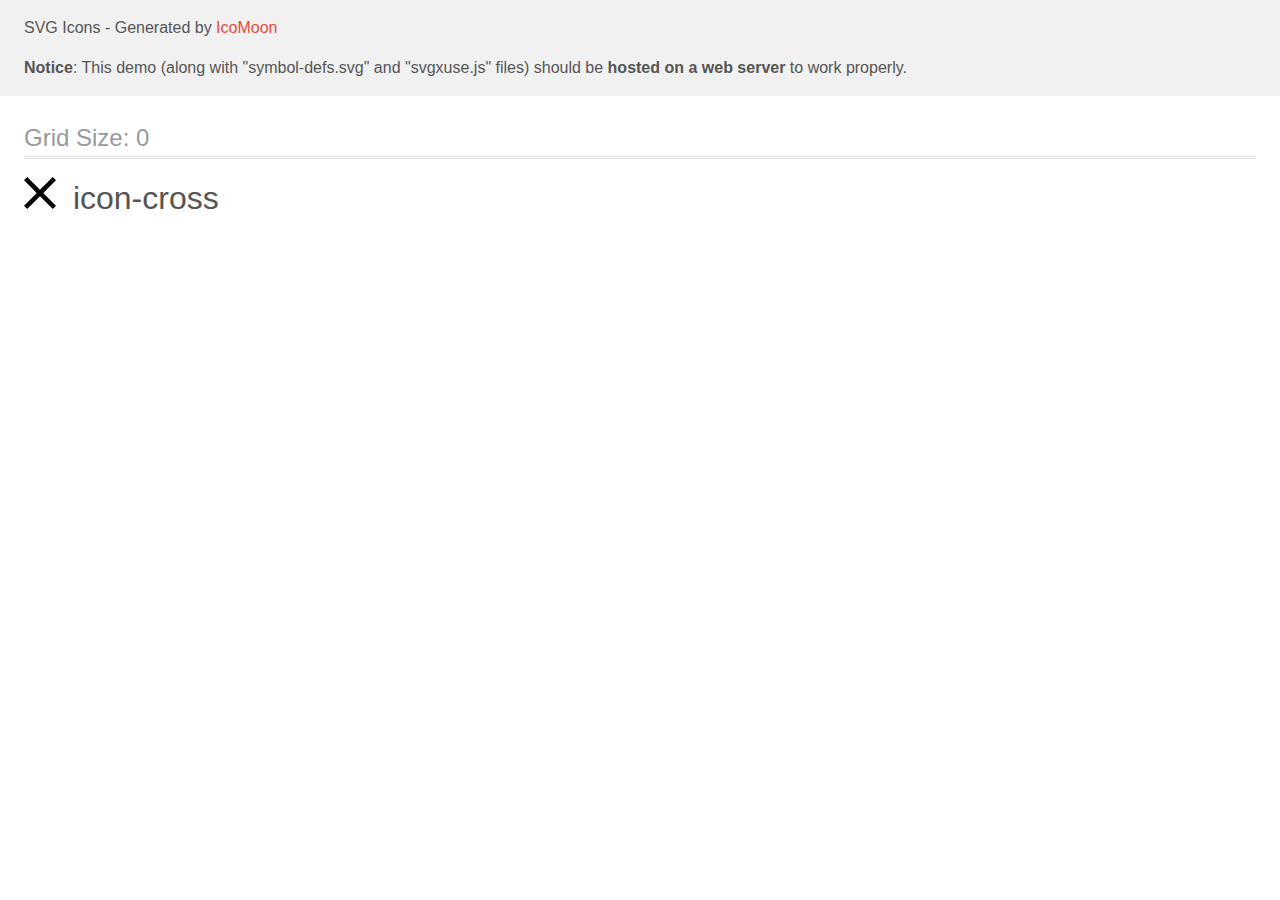
<file: images/hw5/icomoon/demo-external-svg.html>
<!doctype html>
<html>
<head>
    <title>IcoMoon - SVG Icons</title>
    <meta charset="utf-8">
    <meta name="viewport" content="width=device-width, initial-scale=1">
    <link rel="stylesheet" href="demo-files/demo.css">
    <link rel="stylesheet" href="style.css">
</head>
<body>
<header class="bgc1 clearfix">
<div class="mhl">
    <p>SVG Icons - Generated by <a href="https://icomoon.io/app">IcoMoon</a></p><p><strong>Notice</strong>: This demo (along with "symbol-defs.svg" and "svgxuse.js" files) should be <b>hosted on a web server</b> to work properly.</p>
</div>
</header>
    <div class="clearfix mhl ptl">
        <h1 class="mvm mtn fgc1">Grid Size: 0</h1>
        <div class="glyph fs1">
            <div class="clearfix pbs">
                <svg class="icon icon-cross"><use xlink:href="symbol-defs.svg#icon-cross"></use></svg><span class="name"> icon-cross</span>
            </div>
        </div>
  </div>
<script defer src="svgxuse.js"></script>
</body>
</html>
</file>
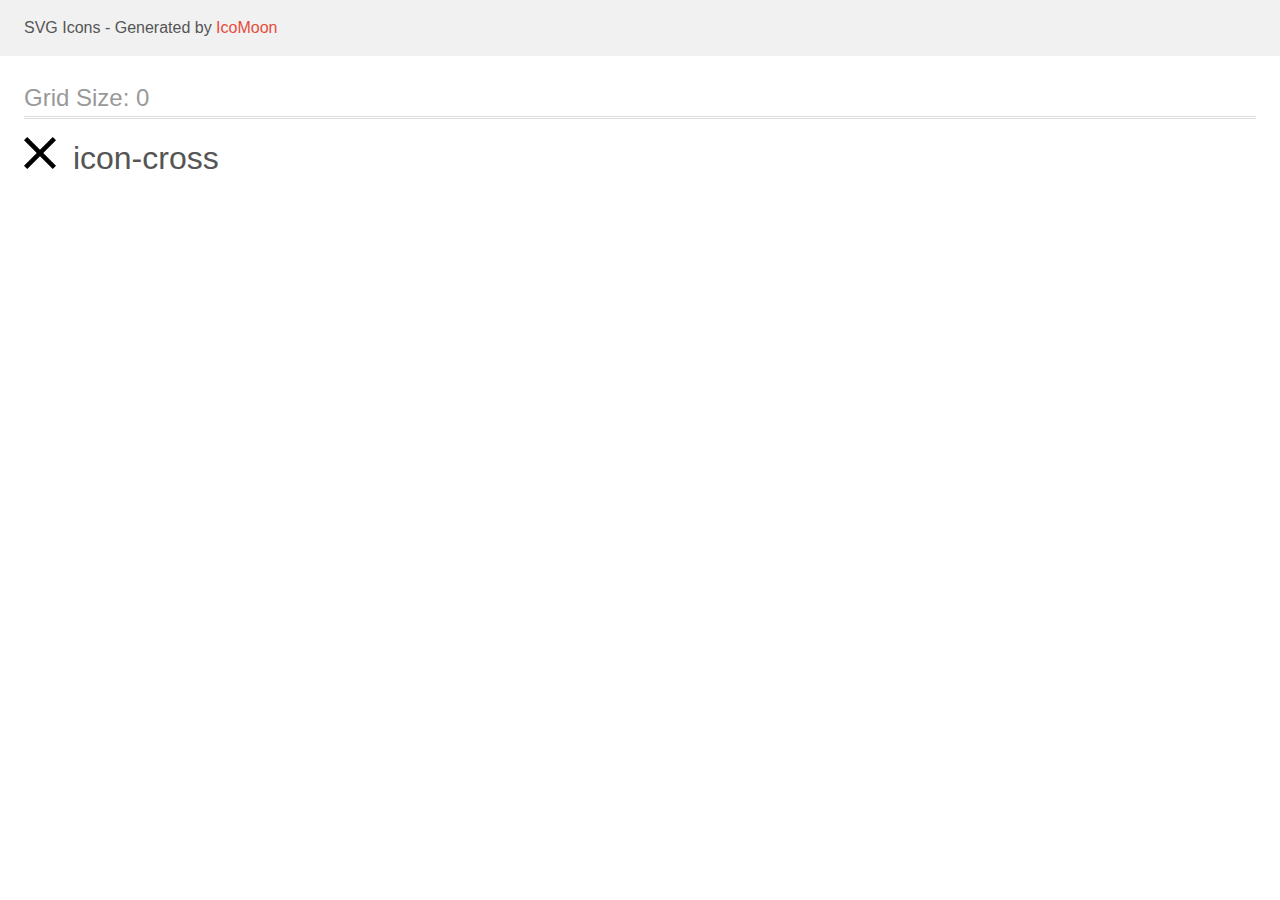
<file: images/hw5/icomoon/demo.html>
<!doctype html>
<html>
<head>
    <title>IcoMoon - SVG Icons</title>
    <meta charset="utf-8">
    <meta name="viewport" content="width=device-width, initial-scale=1">
    <link rel="stylesheet" href="demo-files/demo.css">
    <link rel="stylesheet" href="style.css">
</head>
<body>
<svg aria-hidden="true" style="position: absolute; width: 0; height: 0; overflow: hidden;" version="1.1" xmlns="http://www.w3.org/2000/svg" xmlns:xlink="http://www.w3.org/1999/xlink">
<defs>
<symbol id="icon-cross" viewBox="0 0 32 32">
<path d="M32 3.223l-3.223-3.223-12.777 12.777-12.777-12.777-3.223 3.223 12.777 12.777-12.777 12.777 3.223 3.223 12.777-12.777 12.777 12.777 3.223-3.223-12.777-12.777 12.777-12.777z"></path>
</symbol>
</defs>
</svg>

<header class="bgc1 clearfix">
<div class="mhl">
    <p>SVG Icons - Generated by <a href="https://icomoon.io/app">IcoMoon</a></p>
</div>
</header>
    <div class="clearfix mhl ptl">
        <h1 class="mvm mtn fgc1">Grid Size: 0</h1>
        <div class="glyph fs1">
            <div class="clearfix pbs">
                <svg class="icon icon-cross"><use xlink:href="#icon-cross"></use></svg><span class="name"> icon-cross</span>
            </div>
        </div>
  </div>
<script defer src="svgxuse.js"></script>
</body>
</html>
</file>
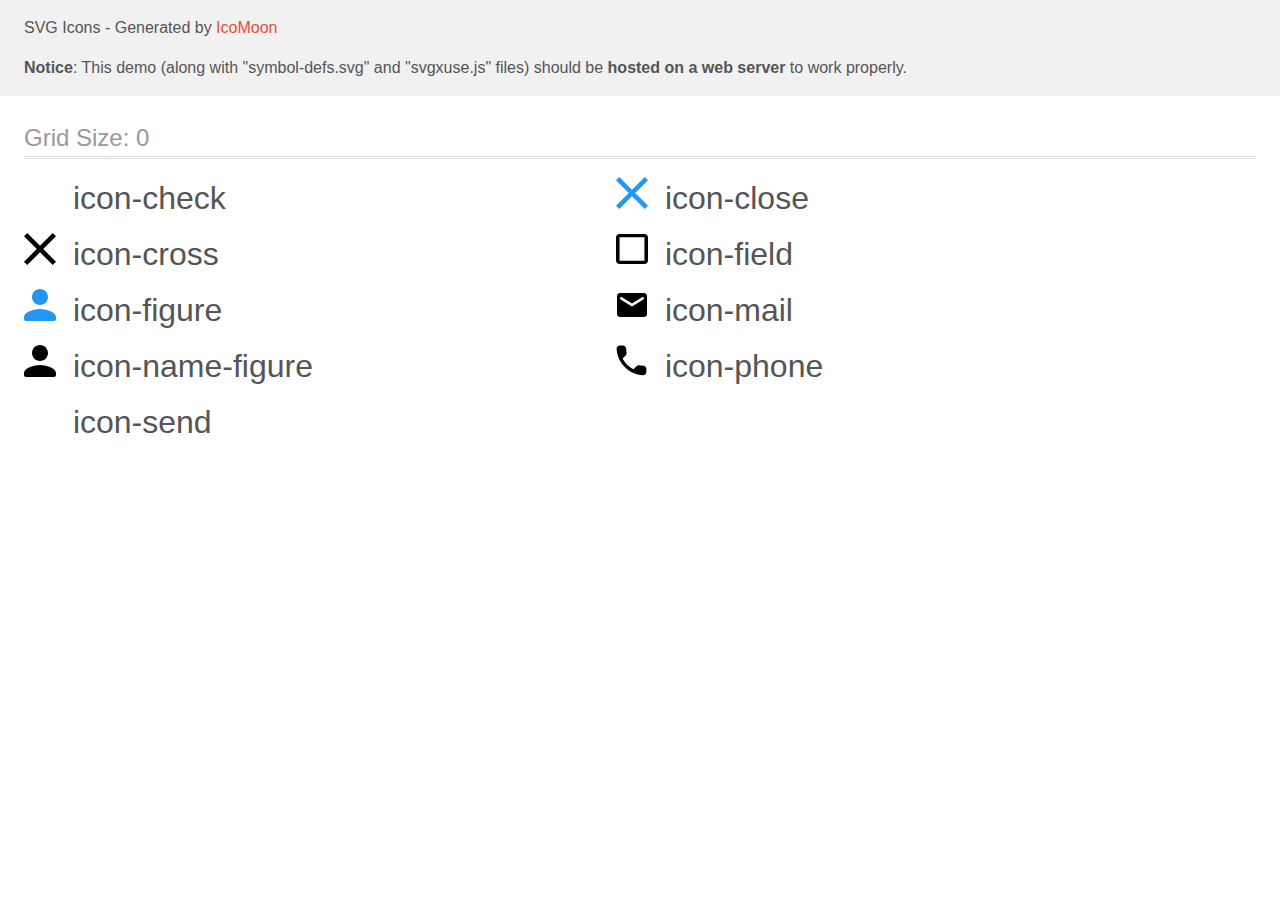
<file: images/hw6/icomoon/demo-external-svg.html>
<!doctype html>
<html>
<head>
    <title>IcoMoon - SVG Icons</title>
    <meta charset="utf-8">
    <meta name="viewport" content="width=device-width, initial-scale=1">
    <link rel="stylesheet" href="demo-files/demo.css">
    <link rel="stylesheet" href="style.css">
</head>
<body>
<header class="bgc1 clearfix">
<div class="mhl">
    <p>SVG Icons - Generated by <a href="https://icomoon.io/app">IcoMoon</a></p><p><strong>Notice</strong>: This demo (along with "symbol-defs.svg" and "svgxuse.js" files) should be <b>hosted on a web server</b> to work properly.</p>
</div>
</header>
    <div class="clearfix mhl ptl">
        <h1 class="mvm mtn fgc1">Grid Size: 0</h1>
        <div class="glyph fs1">
            <div class="clearfix pbs">
                <svg class="icon icon-check"><use xlink:href="symbol-defs.svg#icon-check"></use></svg><span class="name"> icon-check</span>
            </div>
        </div>
        <div class="glyph fs1">
            <div class="clearfix pbs">
                <svg class="icon icon-close"><use xlink:href="symbol-defs.svg#icon-close"></use></svg><span class="name"> icon-close</span>
            </div>
        </div>
        <div class="glyph fs1">
            <div class="clearfix pbs">
                <svg class="icon icon-cross"><use xlink:href="symbol-defs.svg#icon-cross"></use></svg><span class="name"> icon-cross</span>
            </div>
        </div>
        <div class="glyph fs1">
            <div class="clearfix pbs">
                <svg class="icon icon-field"><use xlink:href="symbol-defs.svg#icon-field"></use></svg><span class="name"> icon-field</span>
            </div>
        </div>
        <div class="glyph fs1">
            <div class="clearfix pbs">
                <svg class="icon icon-figure"><use xlink:href="symbol-defs.svg#icon-figure"></use></svg><span class="name"> icon-figure</span>
            </div>
        </div>
        <div class="glyph fs1">
            <div class="clearfix pbs">
                <svg class="icon icon-mail"><use xlink:href="symbol-defs.svg#icon-mail"></use></svg><span class="name"> icon-mail</span>
            </div>
        </div>
        <div class="glyph fs1">
            <div class="clearfix pbs">
                <svg class="icon icon-name-figure"><use xlink:href="symbol-defs.svg#icon-name-figure"></use></svg><span class="name"> icon-name-figure</span>
            </div>
        </div>
        <div class="glyph fs1">
            <div class="clearfix pbs">
                <svg class="icon icon-phone"><use xlink:href="symbol-defs.svg#icon-phone"></use></svg><span class="name"> icon-phone</span>
            </div>
        </div>
        <div class="glyph fs1">
            <div class="clearfix pbs">
                <svg class="icon icon-send"><use xlink:href="symbol-defs.svg#icon-send"></use></svg><span class="name"> icon-send</span>
            </div>
        </div>
  </div>
<script defer src="svgxuse.js"></script>
</body>
</html>
</file>
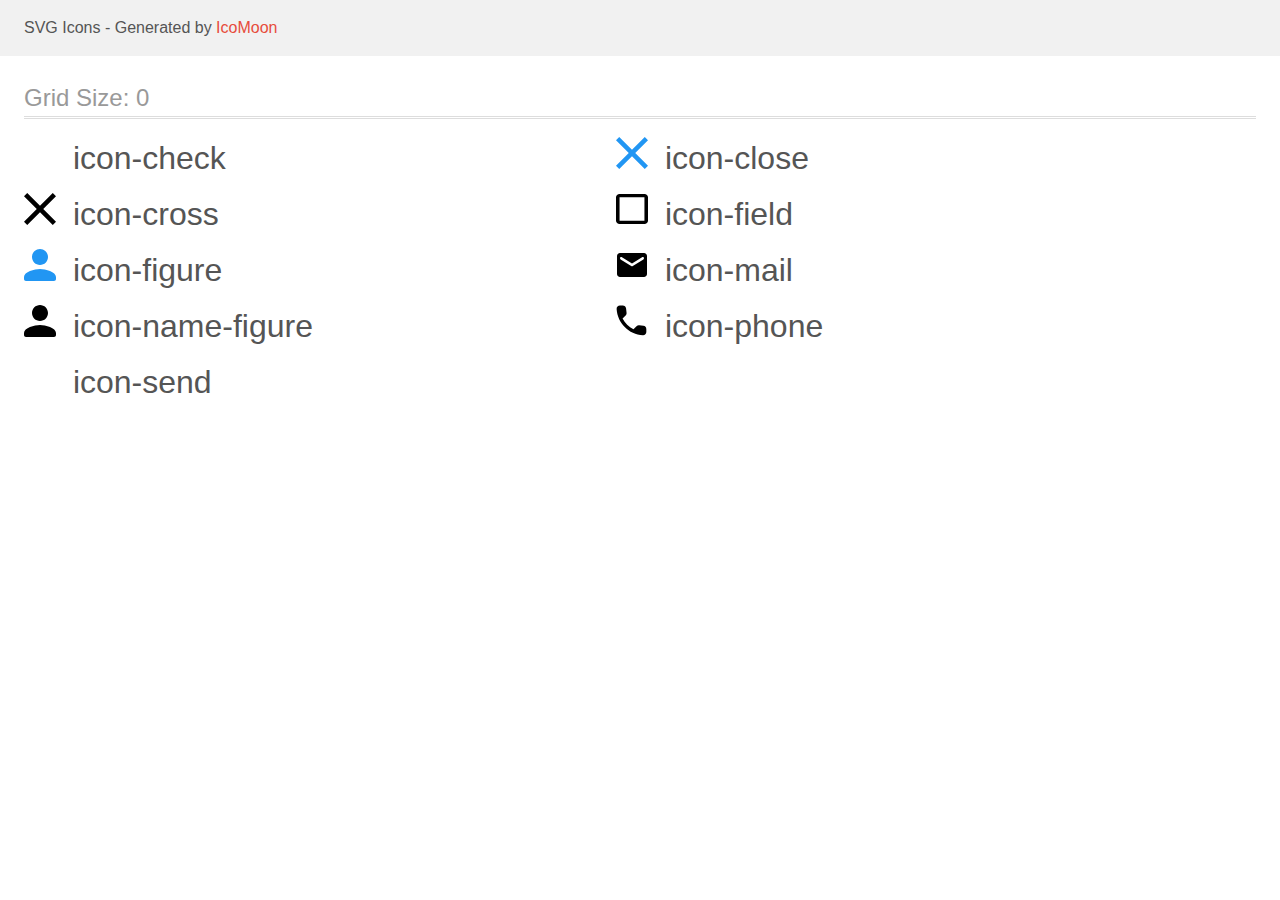
<file: images/hw6/icomoon/demo.html>
<!doctype html>
<html>
<head>
    <title>IcoMoon - SVG Icons</title>
    <meta charset="utf-8">
    <meta name="viewport" content="width=device-width, initial-scale=1">
    <link rel="stylesheet" href="demo-files/demo.css">
    <link rel="stylesheet" href="style.css">
</head>
<body>
<svg aria-hidden="true" style="position: absolute; width: 0; height: 0; overflow: hidden;" version="1.1" xmlns="http://www.w3.org/2000/svg" xmlns:xlink="http://www.w3.org/1999/xlink">
<defs>
<symbol id="icon-check" viewBox="0 0 32 32">
<path fill="#fff" style="fill: var(--color1, #fff); stroke: var(--color1, #fff)" stroke="#fff" stroke-linejoin="miter" stroke-linecap="butt" stroke-miterlimit="4" stroke-width="0.4923" d="M4.817 15.389l-0.169-0.162-2.544 2.41 8.962 8.55 18.829-17.962-2.527-2.411-16.302 15.536-6.249-5.962z"></path>
</symbol>
<symbol id="icon-close" viewBox="0 0 32 32">
<path fill="#2196f3" style="fill: var(--color2, #2196f3)" d="M32 3.223l-3.223-3.223-12.777 12.777-12.777-12.777-3.223 3.223 12.777 12.777-12.777 12.777 3.223 3.223 12.777-12.777 12.777 12.777 3.223-3.223-12.777-12.777 12.777-12.777z"></path>
</symbol>
<symbol id="icon-cross" viewBox="0 0 32 32">
<path d="M32 3.223l-3.223-3.223-12.777 12.777-12.777-12.777-3.223 3.223 12.777 12.777-12.777 12.777 3.223 3.223 12.777-12.777 12.777 12.777 3.223-3.223-12.777-12.777 12.777-12.777z"></path>
</symbol>
<symbol id="icon-field" viewBox="0 0 32 32">
<path d="M28.444 4.333v23.333h-24.889v-23.333h24.889zM28.444 1h-24.889c-1.956 0-3.556 1.5-3.556 3.333v23.333c0 1.833 1.6 3.333 3.556 3.333h24.889c1.956 0 3.556-1.5 3.556-3.333v-23.333c0-1.833-1.6-3.333-3.556-3.333z"></path>
</symbol>
<symbol id="icon-figure" viewBox="0 0 32 32">
<path fill="#2196f3" style="fill: var(--color2, #2196f3)" d="M16 16c4.42 0 8-3.58 8-8s-3.58-8-8-8c-4.42 0-8 3.58-8 8s3.58 8 8 8zM16 20c-5.34 0-16 2.68-16 8v2c0 1.1 0.9 2 2 2h28c1.1 0 2-0.9 2-2v-2c0-5.32-10.66-8-16-8z"></path>
</symbol>
<symbol id="icon-mail" viewBox="0 0 32 32">
<path d="M28 4h-24c-1.65 0-2.985 1.35-2.985 3l-0.015 18c0 1.65 1.35 3 3 3h24c1.65 0 3-1.35 3-3v-18c0-1.65-1.35-3-3-3zM27.4 10.375l-10.605 6.63c-0.48 0.3-1.11 0.3-1.59 0l-10.605-6.63c-0.375-0.24-0.6-0.645-0.6-1.080 0-1.005 1.095-1.605 1.95-1.080l10.050 6.285 10.050-6.285c0.855-0.525 1.95 0.075 1.95 1.080 0 0.435-0.225 0.84-0.6 1.080z"></path>
</symbol>
<symbol id="icon-name-figure" viewBox="0 0 32 32">
<path d="M16 16c4.42 0 8-3.58 8-8s-3.58-8-8-8c-4.42 0-8 3.58-8 8s3.58 8 8 8zM16 20c-5.34 0-16 2.68-16 8v2c0 1.1 0.9 2 2 2h28c1.1 0 2-0.9 2-2v-2c0-5.32-10.66-8-16-8z"></path>
</symbol>
<symbol id="icon-phone" viewBox="0 0 32 32">
<path d="M27.419 20.852l-4.201-0.48c-1.009-0.116-2.002 0.232-2.713 0.943l-3.044 3.044c-4.681-2.382-8.519-6.203-10.901-10.901l3.060-3.060c0.711-0.711 1.059-1.704 0.943-2.713l-0.48-4.168c-0.198-1.671-1.604-2.928-3.292-2.928h-2.862c-1.869 0-3.424 1.555-3.308 3.424 0.877 14.126 12.174 25.407 26.284 26.284 1.869 0.116 3.424-1.439 3.424-3.308v-2.862c0.016-1.671-1.241-3.077-2.911-3.275z"></path>
</symbol>
<symbol id="icon-send" viewBox="0 0 32 32">
<path fill="#fff" style="fill: var(--color1, #fff)" d="M32 0l-32 18 10.227 3.788 15.773-14.788-11.998 16.186 0.010 0.004-0.012-0.004v8.814l5.735-6.691 7.265 2.691 5-28z"></path>
</symbol>
</defs>
</svg>

<header class="bgc1 clearfix">
<div class="mhl">
    <p>SVG Icons - Generated by <a href="https://icomoon.io/app">IcoMoon</a></p>
</div>
</header>
    <div class="clearfix mhl ptl">
        <h1 class="mvm mtn fgc1">Grid Size: 0</h1>
        <div class="glyph fs1">
            <div class="clearfix pbs">
                <svg class="icon icon-check"><use xlink:href="#icon-check"></use></svg><span class="name"> icon-check</span>
            </div>
        </div>
        <div class="glyph fs1">
            <div class="clearfix pbs">
                <svg class="icon icon-close"><use xlink:href="#icon-close"></use></svg><span class="name"> icon-close</span>
            </div>
        </div>
        <div class="glyph fs1">
            <div class="clearfix pbs">
                <svg class="icon icon-cross"><use xlink:href="#icon-cross"></use></svg><span class="name"> icon-cross</span>
            </div>
        </div>
        <div class="glyph fs1">
            <div class="clearfix pbs">
                <svg class="icon icon-field"><use xlink:href="#icon-field"></use></svg><span class="name"> icon-field</span>
            </div>
        </div>
        <div class="glyph fs1">
            <div class="clearfix pbs">
                <svg class="icon icon-figure"><use xlink:href="#icon-figure"></use></svg><span class="name"> icon-figure</span>
            </div>
        </div>
        <div class="glyph fs1">
            <div class="clearfix pbs">
                <svg class="icon icon-mail"><use xlink:href="#icon-mail"></use></svg><span class="name"> icon-mail</span>
            </div>
        </div>
        <div class="glyph fs1">
            <div class="clearfix pbs">
                <svg class="icon icon-name-figure"><use xlink:href="#icon-name-figure"></use></svg><span class="name"> icon-name-figure</span>
            </div>
        </div>
        <div class="glyph fs1">
            <div class="clearfix pbs">
                <svg class="icon icon-phone"><use xlink:href="#icon-phone"></use></svg><span class="name"> icon-phone</span>
            </div>
        </div>
        <div class="glyph fs1">
            <div class="clearfix pbs">
                <svg class="icon icon-send"><use xlink:href="#icon-send"></use></svg><span class="name"> icon-send</span>
            </div>
        </div>
  </div>
<script defer src="svgxuse.js"></script>
</body>
</html>
</file>
<file: css/common.css>
* {
	padding: 0;
	margin: 0;
	border: 0;
}
:focus,
:active {
	outline: none;
}
a:focus,
a:active {
	outline: none;
}
nav,
footer,
header,
aside {
	display: block;
}
html,
body {
	height: 100%;
	width: 100%;
	font-size: 100%;
	line-height: 1;
	font-size: 14px;
	-ms-text-size-adjust: 100%;
	-moz-text-size-adjust: 100%;
	-webkit-text-size-adjust: 100%;
}
input,
button,
textarea {
	font-family: inherit;
}
input::-ms-clear {
	display: none;
}
button {
	cursor: pointer;
}
button::-moz-focus-inner {
	padding: 0;
	border: 0;
}

ul,
li {
	list-style: none;
}

/* Цвет основного текста #212121 */
/* Вторичный цвет текста #757575 */
/* Акцент #2196F3 */

/* белый #FFFFFF */
/* белый футер  rgba(255, 255, 255, 0.6); */

/* главный цвет фона #E5E5E5 */
/* вторичный цвет фона #F5F4FA */
/* цвет фона футера, hero #2F303A */

:root {
	--primary-text-color: #757575;
	--title-text-color: #212121;
	--accent-color: #2196f3;
	--primary-white-color: #ffffff;
	--transition: all 250ms cubic-bezier(0.4, 0, 0.2, 1);
}
body {
	background-color: var(--primary-bg-color);
	color: var(--primary-text-color);
	font-family: Roboto, sans-serif;
	letter-spacing: 0.03em;
}

.link {
	text-decoration: none;
}
.address {
	font-style: normal;
}

/* Page-header */
.container {
	margin-left: auto;
	margin-right: auto;
	width: 1200px;
	padding-left: 15px;
	padding-right: 15px;
}
.main-flex {
	display: flex;
	align-items: center;
	justify-content: space-between;
}
.navigation {
	display: flex;
	align-items: center;
}

/* Logo */
.logo {
	font-family: Raleway, sans-serif;
	font-weight: 700;
	font-size: 26px;
	line-height: 1.2;
	transition: var(--transition);
}
.logo:hover,
.logo:focus {
	color: var(--accent-color);
}
.logo-header {
	padding-top: 24px;
	padding-bottom: 25px;

	color: var(--title-text-color);
}
.accent-web {
	color: var(--accent-color);
}

/* SITE-NAV */

.site-nav,
.site-contacts {
	display: flex;
	margin-left: 93px;
	font-weight: 500;
	font-size: 14px;
	line-height: 1.14;
	letter-spacing: 0.02em;
}
.site-nav .item + .item {
	margin-left: 50px;
}
.site-nav__link.current {
	position: relative;
}
.site-nav__link.current::after {
	bottom: 0;
	left: 0;
	position: absolute;
	display: block;
	content: "";
	width: 100%;
	height: 4px;

	border-radius: 2px;
	background: #2196f3;
}

.site-nav .site-nav__link {
	transition: var(--transition);
	display: block;
	padding-top: 32px;
	padding-bottom: 32px;
	color: var(--title-text-color);
}

/* SITE-CONTACTS */
.site-contacts {
	display: flex;
	margin-right: auto;
}
.site-contacts .item + .item {
	margin-left: 50px;
}
.site-contacts .site-contact__link {
	transition: var(--transition);
	display: flex;
	padding-top: 32px;
	padding-bottom: 32px;
	color: var(--primary-text-color);
}

.icon-mail,
.icon-tell {
	fill: currentColor;
	width: 16px;
	height: 12px;
	margin-right: 10px;
	background-size: contain;
}
.site-contact__link:hover .icon-mail,
.site-contact__link:hover .icon-tell,
.site-contact__link:focus .icon-mail,
.site-contact__link:focus .icon-tell {
	fill: var(--accent-color);
}

.site-nav__link:hover,
.site-nav__link:focus,
.site-contacts .site-contact__link:hover,
.site-contacts .site-contact__link:focus,
.site-nav .link.current {
	color: var(--accent-color);
}

/* Footer */

.footer {
	padding-top: 60px;
	padding-bottom: 60px;
	background-color: #2f303a;
}
.block {
	display: flex;
	justify-content: space-between;
	align-items: baseline;
}
.footer-box {
	width: calc(50 - 45px) / 2;
}
.footer-box:last-child {
	width: calc(50%-15px);
}
.logo-footer {
	display: block;
	margin-bottom: 20px;
	color: var(--primary-white-color);
	font-style: normal;
}
.footer-link {
	transition: var(--transition);
	font-weight: 400;
	font-size: 14px;
	line-height: 1.71;
	color: rgba(255, 255, 255, 0.6);
}
.full-white {
	color: var(--primary-white-color);
}
.footer-link:hover,
.footer-link:focus {
	color: var(--accent-color);
}
.footer-item {
	margin-bottom: 9px;
}
.footer-item:last-child {
	margin-bottom: 0;
}

/* Присоединяйтесь */
.join {
	font-weight: 700;
	font-size: 14px;
	line-height: 1.143px;
	text-transform: uppercase;
	margin-bottom: 20px;

	color: var(--primary-white-color);
}
.join-list {
	display: inline-flex;
	justify-content: center;
	align-items: center;
	border-radius: 50%;
}
.join-link {
	background-position: center;
	justify-content: center;
	transition: var(--transition);
	display: flex;
	align-items: center;
	border-radius: 50%;

	width: 44px;
	height: 44px;
	background-color: rgba(255, 255, 255, 0.1);
}
.join-list .join-item + .join-item {
	margin-left: 10px;
}
.join-svg {
	fill: var(--primary-white-color);
}
.join-link:hover,
.join-link:focus {
	background-color: var(--accent-color);
}
.join-link:hover .join-svg,
.join-link:focus .join-svg {
	fill: var(--primary-white-color);
}

/* Подпишитесь на рассылку */
.subscribe-text {
	margin-bottom: 20px;
	font-weight: 700;
	font-size: 14px;
	line-height: 1.143px;
	text-transform: uppercase;
	margin-bottom: 20px;
	color: var(--primary-white-color);
}
.subscribe-form {
	display: flex;
	justify-content: center;
	align-items: center;
}
.subscribe-input {
	transition: var(--transition);
	padding: 10px 20px;
	width: 358px;

	height: 50px;
	border: 1px solid rgba(255, 255, 255, 0.3);
	filter: drop-shadow(0px 4px 4px rgba(0, 0, 0, 0.15));
	border-radius: 4px;
	background-color: transparent;
	color: var(--primary-white-color);
}
.subscribe-input:hover,
.subscribe-input:focus {
	border-color: var(--accent-color);
}
.subscribe-input::placeholder {
	padding-left: 16px;
}
.subscribe-btn {
	position: relative;
	width: 200px;
	height: 50px;
	cursor: pointer;

	transition: var(--transition);
	padding-top: 10px;
	padding-bottom: 10px;
	padding-right: 62px;
	padding-left: 29px;
	margin-left: 15px;

	font-family: inherit;
	font-weight: 700;
	font-size: 16px;
	line-height: 1.88;
	letter-spacing: 0.06em;

	box-shadow: 0px 4px 4px rgba(0, 0, 0, 0.15);
	border-radius: 4px;
	color: var(--primary-white-color);
	background-color: var(--accent-color);
}
.subscribe-btn:hover,
.subscribe-btn:focus {
	background-color: var(--primary-white-color);
	color: var(--accent-color);
}
.subscribe-btn:hover .subscribe-icon,
.subscribe-btn:focus + .subscribe-icon {
	fill: var(--accent-color);
}
.subscribe-icon {
	transition: var(--transition);
	position: absolute;
	top: 13px;
	right: 25px;
	width: 24px;
	height: 24px;
	cursor: pointer;
	fill: currentColor;
	background-size: contain;
}
</file>
<file: css/main.css>
/* HERO  */
.hero {
	max-width: 1600px;
	padding-top: 200px;
	padding-bottom: 200px;

	background-image: linear-gradient(to right, rgba(47, 48, 58, 0.4), rgba(47, 48, 58, 0.4)),
		url(../images/hw4/hero/герой.jpg), url(../images/hw4/hero/Img\ Overlay.jpg), url(../images/hw4/hero/Bg.jpg);
	background-size: cover;
	background-position: center;
	background-color: #2f303a;
}
.hero-container {
	margin-left: auto;
	margin-right: auto;
	display: flexbox;

	max-width: 572px;
	text-align: center;
	letter-spacing: 0.06em;
}
.hero-title {
	color: var(--primary-white-color);
	font-weight: 900;
	font-size: 44px;
	line-height: 1.36;
	text-transform: uppercase;
}
.btn {
	transition: var(--transition);
	margin-top: 30px;
	border-radius: 4px;
	padding-top: 10px;
	padding-bottom: 10px;
	padding-right: 32px;
	padding-left: 32px;

	box-shadow: 0px 4px 4px rgba(0, 0, 0, 0.15);
	background-color: var(--accent-color);
	color: var(--primary-white-color);
	font-family: inherit;
	font-weight: 700;
	font-size: 16px;
	line-height: 1.88;
	letter-spacing: inherit;
}
.btn:hover,
.btn:focus {
	background-color: var(--primary-white-color);
	color: var(--accent-color);
}

/* Features */
.section {
	padding-bottom: 94px;
	padding-top: 94px;
}
.section-title {
	margin-top: 0;
	margin-bottom: 50px;
	text-align: center;

	color: var(--title-text-color);
	font-size: 36px;
	line-height: 1.17;
}
.feature-list {
	display: flex;
}
.feature-item::before {
	display: block;
	content: "";
	margin-bottom: 30px;
	border-radius: 4px;
	height: 120px;

	background-repeat: no-repeat;
	background-position: center;
	background-color: #f5f4fa;
}
.icon-antena::before {
	background-image: url(../images/hw4/feature/antenna.svg);
}
.icon-clock::before {
	background-image: url(../images/hw4/feature/clock.svg);
}
.icon-diagr::before {
	background-image: url(../images/hw4/feature/diagr.svg);
}
.icon-astro::before {
	background-image: url(../images/hw4/feature/astro.svg);
}
.feature-item {
	flex-basis: calc((100% - 90px) / 4);
}
.feature-list .feature-item + .feature-item {
	margin-left: 30px;
}
.feature-list .feature-title {
	margin-bottom: 10px;
	color: var(--title-text-color);
	font-weight: 700;
	font-size: 14px;
	line-height: 1.14;
	text-transform: uppercase;
}
.feature-list .feature-indent {
	font-weight: 400;
	font-size: 14px;
	line-height: 1.71;
}

/* Чем мы занимаемся */
.plan {
	padding-top: 0;
}
.plan-list {
	display: flex;
}
.plan-item {
	position: relative;
	flex-basis: calc((100% - 60px) / 3);
}
.plan-list .plan-item + .plan-item {
	margin-left: 30px;
}
.plan-text {
	position: absolute;
	bottom: 0;
	left: 0;
	padding-top: 27px;
	padding-bottom: 27px;
	width: 100%;

	font-weight: 700;
	font-size: 14px;
	line-height: 1.143;
	text-align: center;
	text-transform: uppercase;
	color: #ffffff;
	background-color: rgba(47, 48, 58, 0.8);
}

/* Наша команда */
.work {
	background-color: #f5f4fa;
}
.work-list {
	display: flex;
	text-align: center;
}
.work-item {
	flex-basis: calc((100% - 90px) / 4);
	background-color: var(--primary-white-color);
}
.work-list .work-item + .work-item {
	margin-left: 30px;
}
.work-list .work-item:hover {
	box-shadow: 0px 1px 3px rgba(0, 0, 0, 0.12), 0px 1px 1px rgba(0, 0, 0, 0.14), 0px 2px 1px rgba(0, 0, 0, 0.2);
	border-radius: 0px 0px 4px 4px;
}
.work-image {
	margin-bottom: 30px;
}
.work-title.work-indent {
	font-size: 16px;
	line-height: 1.19px;
}
.work-list .work-title {
	margin-bottom: 10px;
	color: var(--title-text-color);
	font-size: inherit;
	font-weight: 500;
}
.work-list .work-indent {
	margin-top: 0;
	margin-bottom: 16px;
	font-weight: 400;
}

/* Social */
.social-list {
	display: flex;
	justify-content: center;
	align-items: center;
	padding-bottom: 30px;
}
.social-list__link {
	background-position: center;
	justify-content: center;
	transition: var(--transition);
	display: flex;
	align-items: center;
	border-radius: 50%;

	width: 44px;
	height: 44px;
}
.social-list .social-list__item + .social-list__item {
	margin-left: 10px;
}
.social-list__svg {
	transition: var(--transition);
	fill: #afb1b8;
}
.social-list__link:hover,
.social-list__link:focus {
	background-color: var(--accent-color);
}
.social-list__link:hover .social-list__svg,
.social-list__link:focus .social-list__svg {
	fill: var(--primary-white-color);
}

/* Постоянные клиенты  */

.clients-section {
	width: calc(100% - 180px) / 6;
}
.clients {
	display: flex;
}
.clients-link {
	transition: var(--transition);
	display: flex;
	width: 170px;
	height: 90px;
	border: 1px solid #afb1b8;
	border-radius: 4px;
	align-items: center;
	fill: #afb1b8;
}
.clients-list__svg {
	transition: all 500ms cubic-bezier(0.4, 0, 0.2, 1);
}
.clients-item {
	justify-content: space-between;
}
.clients .clients-item + .clients-item {
	margin-left: 30px;
}
.clients-link:hover,
.clients-link:focus {
	border-color: var(--accent-color);
}
.clients-link:hover .clients-list__svg,
.clients-link:focus .clients-list__svg {
	fill: var(--accent-color);
}

/* Модальное окно */

.backdrop {
	position: fixed;
	top: 0;
	left: 0;
	width: 100%;
	height: 100%;
	background-color: rgba(0, 0, 0, 0.2);

	opacity: 1;
	transition: opacity 250ms cubic-bezier(0.4, 0, 0.2, 1);
}
.is-hidden {
	opacity: 0;
	visibility: hidden;
	pointer-events: none;
}
.backdrop.is-hidden .modal {
	transform: translate(-50%, 50%) scale(0.9);
}
.modal {
	position: absolute;
	top: 50%;
	left: 50%;
	transform: translate(-50%, -50%) scale(1);

	min-width: 528px;
	min-height: 581px;
	padding: 40px;

	transition: transform 250ms cubic-bezier(0.4, 0, 0.2, 1);
	background-color: #fff;
}
.close-modal {
	position: absolute;
	top: 8px;
	right: 8px;
	width: 30px;
	height: 30px;
	background-color: transparent;
	border: 1px solid rgba(0, 0, 0, 0.1);
	border-radius: 50%;
	cursor: pointer;
}
.icon-cross {
	width: 11px;
	height: 11px;
	background-size: contain;
	fill: #000000;
}

.modal-text {
	margin-bottom: 30px;
	font-weight: 700;
	font-size: 20px;
	line-height: 1.15;
	text-align: center;
	color: var(--title-text-color);
}

.modal-form__field {
	position: relative;
	display: block;
	margin-bottom: 28px;

	font-weight: 400;
	font-size: 12px;
	line-height: 1.167;
	letter-spacing: 0.01em;
	color: var(--primary-text-color);
}
.modal-form__text {
	position: absolute;
	transform: translateY(calc(-100% - 4px));
}
.modal-form__input,
.modal-form__message {
	width: 100%;
	height: 40px;
	padding-left: 40px;

	font-weight: 400;
	font-size: 12px;
	line-height: 1.167;
	letter-spacing: 0.01em;
	border-radius: 4px;
	border: 1px solid rgba(33, 33, 33, 0.2);
	transition: var(--transition);
}
.modal-form__input:focus,
.modal-form__message:focus {
	outline: none;
	border-color: var(--accent-color);
}
.modal-form__input:focus + .modal-form__input-icon {
	fill: var(--accent-color);
}
.close-modal:hover .icon-cross,
.close-modal:focus .icon-cross {
	fill: var(--accent-color);
}
.modal-form__message {
	height: 120px;
	margin-bottom: 10px;
	padding: 12px 16px;
	resize: none;
}
.modal-form__input-icon {
	position: absolute;
	top: 50%;
	left: 12px;
	transform: translateY(-50%);
	width: 18px;
	height: 18px;
	transition: var(--transition);
}

.modal-form__check-policy {
	position: absolute !important;
	clip: rect(1px 1px 1px 1px); /* IE6, IE7 */
	clip: rect(1px, 1px, 1px, 1px);
	padding: 0 !important;
	border: 0 !important;
	height: 1px !important;
	width: 1px !important;
	overflow: hidden;
}
.modal-form__check-label {
	display: flex;
	align-items: center;
	margin-bottom: 30px;

	font-weight: 400;
	font-size: 14px;
	line-height: 1.714;
	letter-spacing: 0.03em;
	color: #757575;
}
.modal-form__policy-link {
	color: var(--accent-color);
}
.modal-form__check-policy:checked + .custom-checkbox {
	background-color: var(--accent-color);
	border-color: var(--accent-color);
	background-size: contain;
	background-origin: border-box;
}
.modal-form__check-policy:focus + .custom-checkbox {
	border: 2px solid var(--accent-color);
}
.custom-checkbox {
	display: block;
	width: 16px;
	height: 16px;
	border: 1px solid var(--title-text-color);
	border-radius: 2px;
	margin-right: 6px;
	cursor: pointer;
	background-size: cover;
}
.modal-form__btn {
	transition: var(--transition);
	display: block;
	margin: 0 auto;
	padding-top: 10px;
	padding-bottom: 10px;
	padding-right: 56px;
	padding-left: 55px;

	font-weight: 700;
	font-size: 16px;
	line-height: 1.88;
	letter-spacing: 0.06em;

	border: 1px solid var(--accent-color);
	border-radius: 4px;
	color: var(--primary-white-color);
	background-color: var(--accent-color);
}
.modal-form__btn:hover,
.modal-form__btn:focus {
	border-color: var(--accent-color);
	background-color: var(--primary-white-color);
	color: var(--accent-color);
	box-shadow: 0px 4px 4px rgba(0, 0, 0, 0.15);
}
</file>
<file: css/portfolio.css>
.page-header {
	border-bottom: 1px solid #ececec;
}
.portfolio {
	padding-top: 94px;
	padding-bottom: 94px;
}

/* Filters */
.filters-block {
	flex-basis: calc((100% - 32px) / 5);
}
.filters-list {
	margin-bottom: 50px;
	display: flex;
	justify-content: center;
}
.filters-list .filters-item + .filters-item {
	margin-left: 8px;
}
.filters-btn {
	transition: var(--transition);
	border: none;
	padding-top: 6px;
	padding-bottom: 6px;
	padding-left: 22px;
	padding-right: 22px;

	color: var(--title-text-color);
	text-align: center;
	font-family: inherit;
	font-weight: 500;
	font-size: 16px;
	line-height: 1.62;
	letter-spacing: inherit;
	border-radius: 4px;
}
.filters-btn:hover,
.filters-btn:focus {
	background-color: var(--accent-color);
	color: var(--primary-white-color);
	box-shadow: 0px 1px 1px rgba(0, 0, 0, 0.12), 0px 4px 4px rgba(0, 0, 0, 0.06), 1px 4px 6px rgba(0, 0, 0, 0.16);
}

/* Projects */
.projects-list {
	display: flex;
	flex-wrap: wrap;
}
.card-item {
	transition: var(--transition);
	flex-basis: calc((100% - 60px) / 3);
	margin-right: 30px;
	margin-bottom: 30px;
	box-sizing: border-box;
}
.card-item:hover,
.card-item:focus {
	box-shadow: 0px 1px 1px rgba(0, 0, 0, 0.12), 0px 4px 4px rgba(0, 0, 0, 0.06), 1px 4px 6px rgba(0, 0, 0, 0.16);
}

.card-item:nth-child(3n) {
	margin-right: 0;
}
.card-item:nth-last-child(-n + 3) {
	margin-bottom: 0;
}
.card-image {
	display: block;
}
.card {
	position: relative;
	overflow: hidden;
}
.card-text {
	transition: transform 250ms cubic-bezier(0.4, 0, 0.2, 1);
	transform: translateY(100%);
	position: absolute;
	top: 0;
	left: 0;
	padding: 63px 24px;
	width: 100%;
	height: 100%;
	font-size: 18px;
	line-height: 1.875;
	color: var(--primary-white-color);
	background-color: rgba(33, 150, 243, 0.9);
}
.card-item:hover .card-text,
.card-item:focus .card-text {
	transform: translateY(0);
}
.card-content {
	padding-left: 24px;
	padding-right: 24px;
	padding-bottom: 20px;
	padding-top: 20px;

	/* Установит стили правой рамки */
	border-right-width: 1px;
	border-right-style: solid;
	border-right-color: #eeeeee;
	/* Установит стили нинжней рамки */
	border-bottom-width: 1px;
	border-bottom-style: solid;
	border-bottom-color: #eeeeee;
	/* Установит стили левой рамки */
	border-left-width: 1px;
	border-left-style: solid;
	border-left-color: #eeeeee;
}

.section-title,
.projects-list .title {
	color: var(--title-text-color);
}
.projects-list .title {
	margin-top: 0;
	margin-bottom: 4px;

	font-weight: 700;
	font-size: 18px;
	line-height: 2;
	letter-spacing: 0.06em;
}
.projects-list .indent {
	margin-top: 0;
	margin-bottom: 0;

	color: var(--primary-text-color);
	font-weight: 400;
	font-size: 16px;
	line-height: 1.87;
}
</file>
<file: images/hw4/icomoon/demo-files/demo.css>
body {
  padding: 0;
  margin: 0;
  font-family: sans-serif;
  font-size: 1em;
  line-height: 1.5;
  color: #555;
  background: #fff;
}
h1 {
  font-size: 1.5em;
  font-weight: normal;
  box-shadow: 0 1px #ddd, 0 2px #fff, 0 3px #ddd;
}
small {
  font-size: .66666667em;
}
a {
  color: #e74c3c;
  text-decoration: none;
}
a:hover, a:focus {
  box-shadow: 0 1px #e74c3c;
}
.bshadow0, input {
  box-shadow: inset 0 -2px #e7e7e7;
}
input:hover {
  box-shadow: inset 0 -2px #ccc;
}
input, fieldset {
  font-size: 1em;
  margin: 0;
  padding: 0;
  border: 0;
}
input {
  color: inherit;
  line-height: 1.5;
  height: 1.5em;
  padding: .25em 0;
}
input:focus {
  outline: none;
  box-shadow: inset 0 -2px #449fdb;
}
.glyph {
  font-size: 16px;
  margin-right: 1.5em;
  float: left;
  width: 6em;
}
svg {
  color: #000;
}
.liga {
  width: 80%;
  width: calc(100% - 2.5em);
}
.talign-right {
  text-align: right;
}
.talign-center {
  text-align: center;
}
.bgc1 {
  background: #f1f1f1;
}
.fgc0 {
  color: #000;
}
.fgc1 {
  color: #999;
}
p {
  margin-top: 1em;
  margin-bottom: 1em;
}
.mvm {
  margin-top: .75em;
  margin-bottom: .75em;
}
.mtn {
  margin-top: 0;
}
.mtl, .mal {
  margin-top: 1.5em;
}
.mbl, .mal {
  margin-bottom: 1.5em;
}
.mal, .mhl {
  margin-left: 1.5em;
  margin-right: 1.5em;
}
.mhmm {
  margin-left: 1em;
  margin-right: 1em;
}
.ptl {
  padding-top: 1.5em;
}
.pbs, .pvs {
  padding-bottom: .25em;
}
.pvs, .pts {
  padding-top: .25em;
}
.unit {
  float: left;
}
.unitRight {
  float: right;
}
.size1of2 {
  width: 50%;
}
.size1of1 {
  width: 100%;
}
.clearfix:before, .clearfix:after {
  content: " ";
  display: table;
}
.clearfix:after {
  clear: both;
}
.hidden-true {
  display: none;
}
.textbox0 {
  width: 3em;
  background: #f1f1f1;
  padding: .25em .5em;
  line-height: 1.5;
  height: 1.5em;
}
.fs0 {
  font-size: 16px;
}
.fs1 {
  font-size: 32px;
}
.name {
  font-size: 0.5em;
  margin-left: 1em;
}
</file>
<file: images/hw4/icomoon/style.css>
.icon {
  display: inline-block;
  width: 1em;
  height: 1em;
  stroke-width: 0;
  stroke: currentColor;
  fill: currentColor;
}

/* ==========================================
Single-colored icons can be modified like so:
.icon-name {
  font-size: 32px;
  color: red;
}
========================================== */

.icon-brand {
  width: 1.2548828125em;
}

.icon-company {
  width: 0.953125em;
}

.icon-company-here {
  width: 0.76953125em;
}

.icon-foster {
  width: 1.8603515625em;
}

.icon-mail {
  width: 1.3330078125em;
}

.icon-tag-line {
  width: 1.9345703125em;
}

.icon-tell {
  width: 0.625em;
}

.icon-ya-co {
  width: 0.900390625em;
}
</file>
<file: images/hw5/icomoon/demo-files/demo.css>
body {
  padding: 0;
  margin: 0;
  font-family: sans-serif;
  font-size: 1em;
  line-height: 1.5;
  color: #555;
  background: #fff;
}
h1 {
  font-size: 1.5em;
  font-weight: normal;
  box-shadow: 0 1px #ddd, 0 2px #fff, 0 3px #ddd;
}
small {
  font-size: .66666667em;
}
a {
  color: #e74c3c;
  text-decoration: none;
}
a:hover, a:focus {
  box-shadow: 0 1px #e74c3c;
}
.bshadow0, input {
  box-shadow: inset 0 -2px #e7e7e7;
}
input:hover {
  box-shadow: inset 0 -2px #ccc;
}
input, fieldset {
  font-size: 1em;
  margin: 0;
  padding: 0;
  border: 0;
}
input {
  color: inherit;
  line-height: 1.5;
  height: 1.5em;
  padding: .25em 0;
}
input:focus {
  outline: none;
  box-shadow: inset 0 -2px #449fdb;
}
.glyph {
  font-size: 16px;
  margin-right: 1.5em;
  float: left;
  width: 17em;
}
svg {
  color: #000;
}
.liga {
  width: 80%;
  width: calc(100% - 2.5em);
}
.talign-right {
  text-align: right;
}
.talign-center {
  text-align: center;
}
.bgc1 {
  background: #f1f1f1;
}
.fgc0 {
  color: #000;
}
.fgc1 {
  color: #999;
}
p {
  margin-top: 1em;
  margin-bottom: 1em;
}
.mvm {
  margin-top: .75em;
  margin-bottom: .75em;
}
.mtn {
  margin-top: 0;
}
.mtl, .mal {
  margin-top: 1.5em;
}
.mbl, .mal {
  margin-bottom: 1.5em;
}
.mal, .mhl {
  margin-left: 1.5em;
  margin-right: 1.5em;
}
.mhmm {
  margin-left: 1em;
  margin-right: 1em;
}
.ptl {
  padding-top: 1.5em;
}
.pbs, .pvs {
  padding-bottom: .25em;
}
.pvs, .pts {
  padding-top: .25em;
}
.unit {
  float: left;
}
.unitRight {
  float: right;
}
.size1of2 {
  width: 50%;
}
.size1of1 {
  width: 100%;
}
.clearfix:before, .clearfix:after {
  content: " ";
  display: table;
}
.clearfix:after {
  clear: both;
}
.hidden-true {
  display: none;
}
.textbox0 {
  width: 3em;
  background: #f1f1f1;
  padding: .25em .5em;
  line-height: 1.5;
  height: 1.5em;
}
.fs0 {
  font-size: 16px;
}
.fs1 {
  font-size: 32px;
}
.name {
  margin-left: .25em;
}
</file>
<file: images/hw5/icomoon/style.css>
.icon {
  display: inline-block;
  width: 1em;
  height: 1em;
  stroke-width: 0;
  stroke: currentColor;
  fill: currentColor;
}

/* ==========================================
Single-colored icons can be modified like so:
.icon-name {
  font-size: 32px;
  color: red;
}
========================================== */
</file>
<file: images/hw6/icomoon/demo-files/demo.css>
body {
  padding: 0;
  margin: 0;
  font-family: sans-serif;
  font-size: 1em;
  line-height: 1.5;
  color: #555;
  background: #fff;
}
h1 {
  font-size: 1.5em;
  font-weight: normal;
  box-shadow: 0 1px #ddd, 0 2px #fff, 0 3px #ddd;
}
small {
  font-size: .66666667em;
}
a {
  color: #e74c3c;
  text-decoration: none;
}
a:hover, a:focus {
  box-shadow: 0 1px #e74c3c;
}
.bshadow0, input {
  box-shadow: inset 0 -2px #e7e7e7;
}
input:hover {
  box-shadow: inset 0 -2px #ccc;
}
input, fieldset {
  font-size: 1em;
  margin: 0;
  padding: 0;
  border: 0;
}
input {
  color: inherit;
  line-height: 1.5;
  height: 1.5em;
  padding: .25em 0;
}
input:focus {
  outline: none;
  box-shadow: inset 0 -2px #449fdb;
}
.glyph {
  font-size: 16px;
  margin-right: 1.5em;
  float: left;
  width: 17em;
}
svg {
  color: #000;
}
.liga {
  width: 80%;
  width: calc(100% - 2.5em);
}
.talign-right {
  text-align: right;
}
.talign-center {
  text-align: center;
}
.bgc1 {
  background: #f1f1f1;
}
.fgc0 {
  color: #000;
}
.fgc1 {
  color: #999;
}
p {
  margin-top: 1em;
  margin-bottom: 1em;
}
.mvm {
  margin-top: .75em;
  margin-bottom: .75em;
}
.mtn {
  margin-top: 0;
}
.mtl, .mal {
  margin-top: 1.5em;
}
.mbl, .mal {
  margin-bottom: 1.5em;
}
.mal, .mhl {
  margin-left: 1.5em;
  margin-right: 1.5em;
}
.mhmm {
  margin-left: 1em;
  margin-right: 1em;
}
.ptl {
  padding-top: 1.5em;
}
.pbs, .pvs {
  padding-bottom: .25em;
}
.pvs, .pts {
  padding-top: .25em;
}
.unit {
  float: left;
}
.unitRight {
  float: right;
}
.size1of2 {
  width: 50%;
}
.size1of1 {
  width: 100%;
}
.clearfix:before, .clearfix:after {
  content: " ";
  display: table;
}
.clearfix:after {
  clear: both;
}
.hidden-true {
  display: none;
}
.textbox0 {
  width: 3em;
  background: #f1f1f1;
  padding: .25em .5em;
  line-height: 1.5;
  height: 1.5em;
}
.fs0 {
  font-size: 16px;
}
.fs1 {
  font-size: 32px;
}
.name {
  margin-left: .25em;
}
</file>
<file: images/hw6/icomoon/style.css>
.icon {
  display: inline-block;
  width: 1em;
  height: 1em;
  stroke-width: 0;
  stroke: currentColor;
  fill: currentColor;
}

/* ==========================================
Single-colored icons can be modified like so:
.icon-name {
  font-size: 32px;
  color: red;
}
========================================== */
</file>
